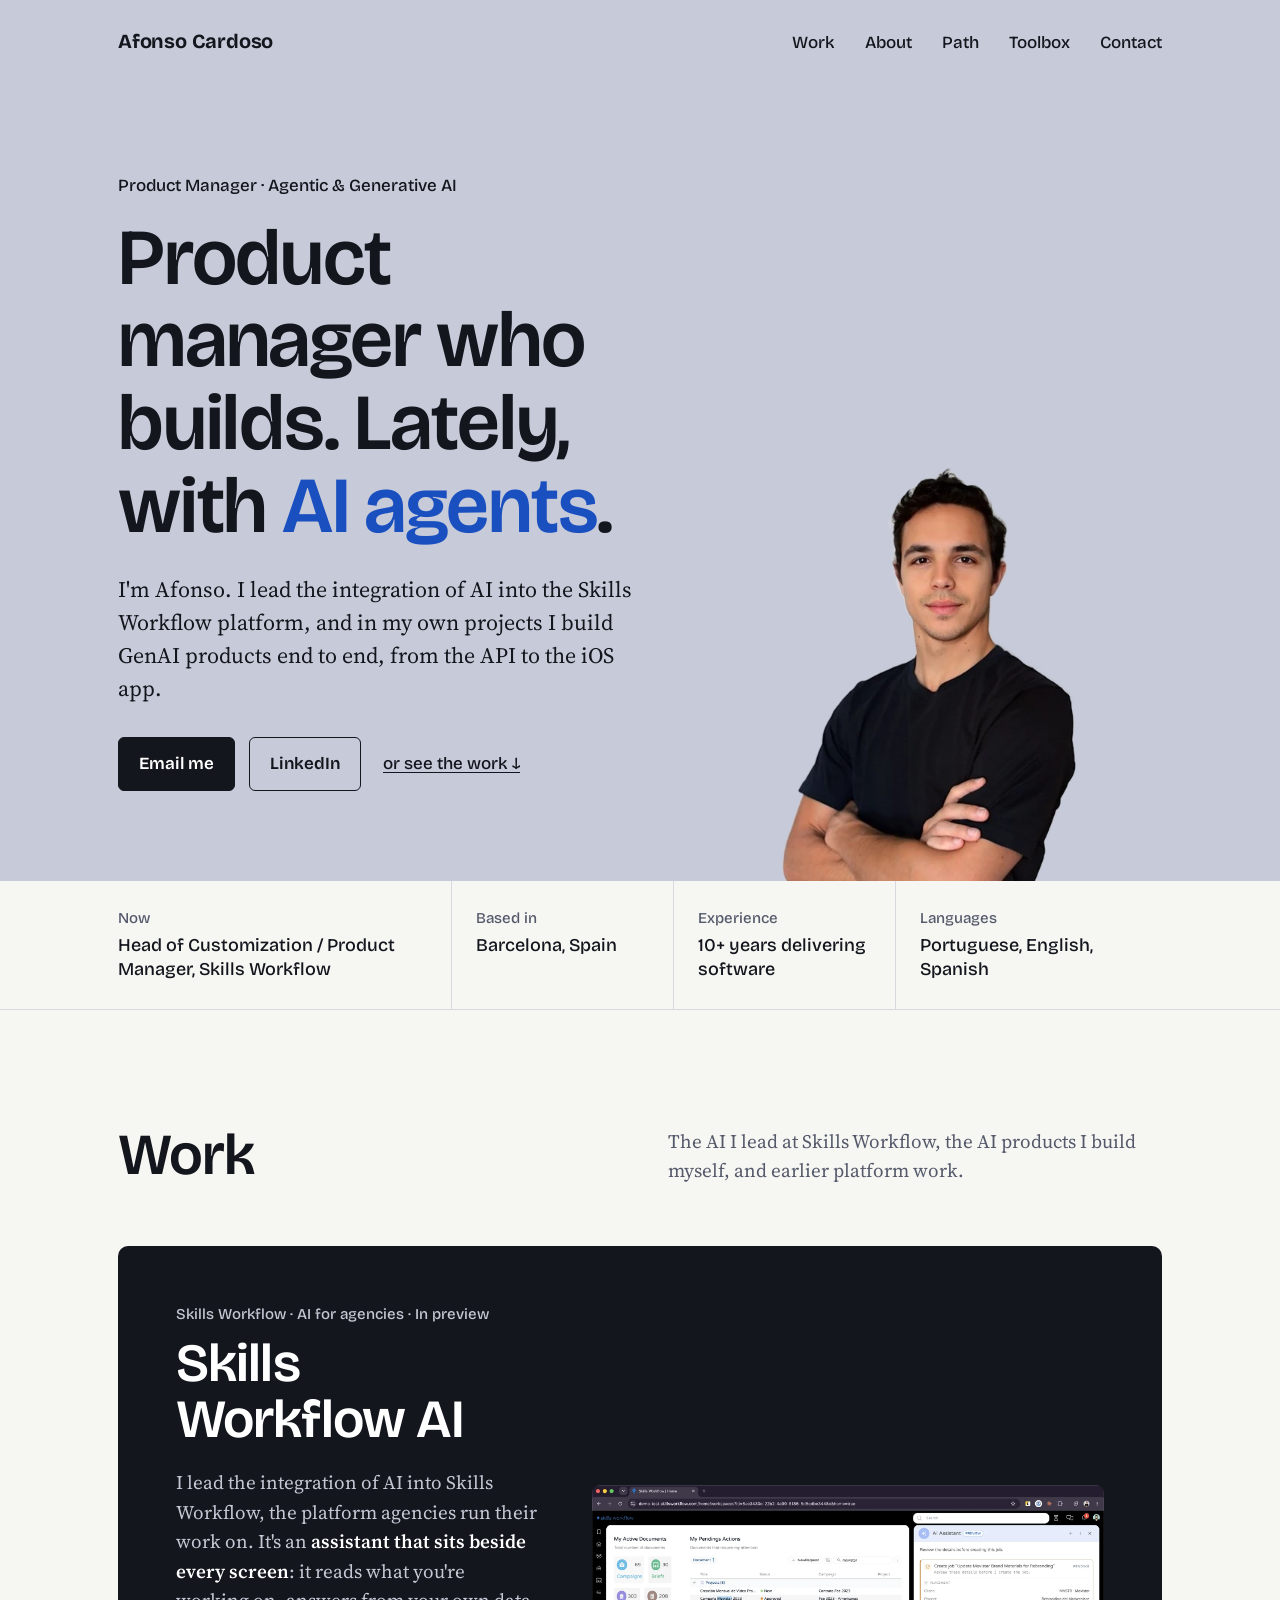
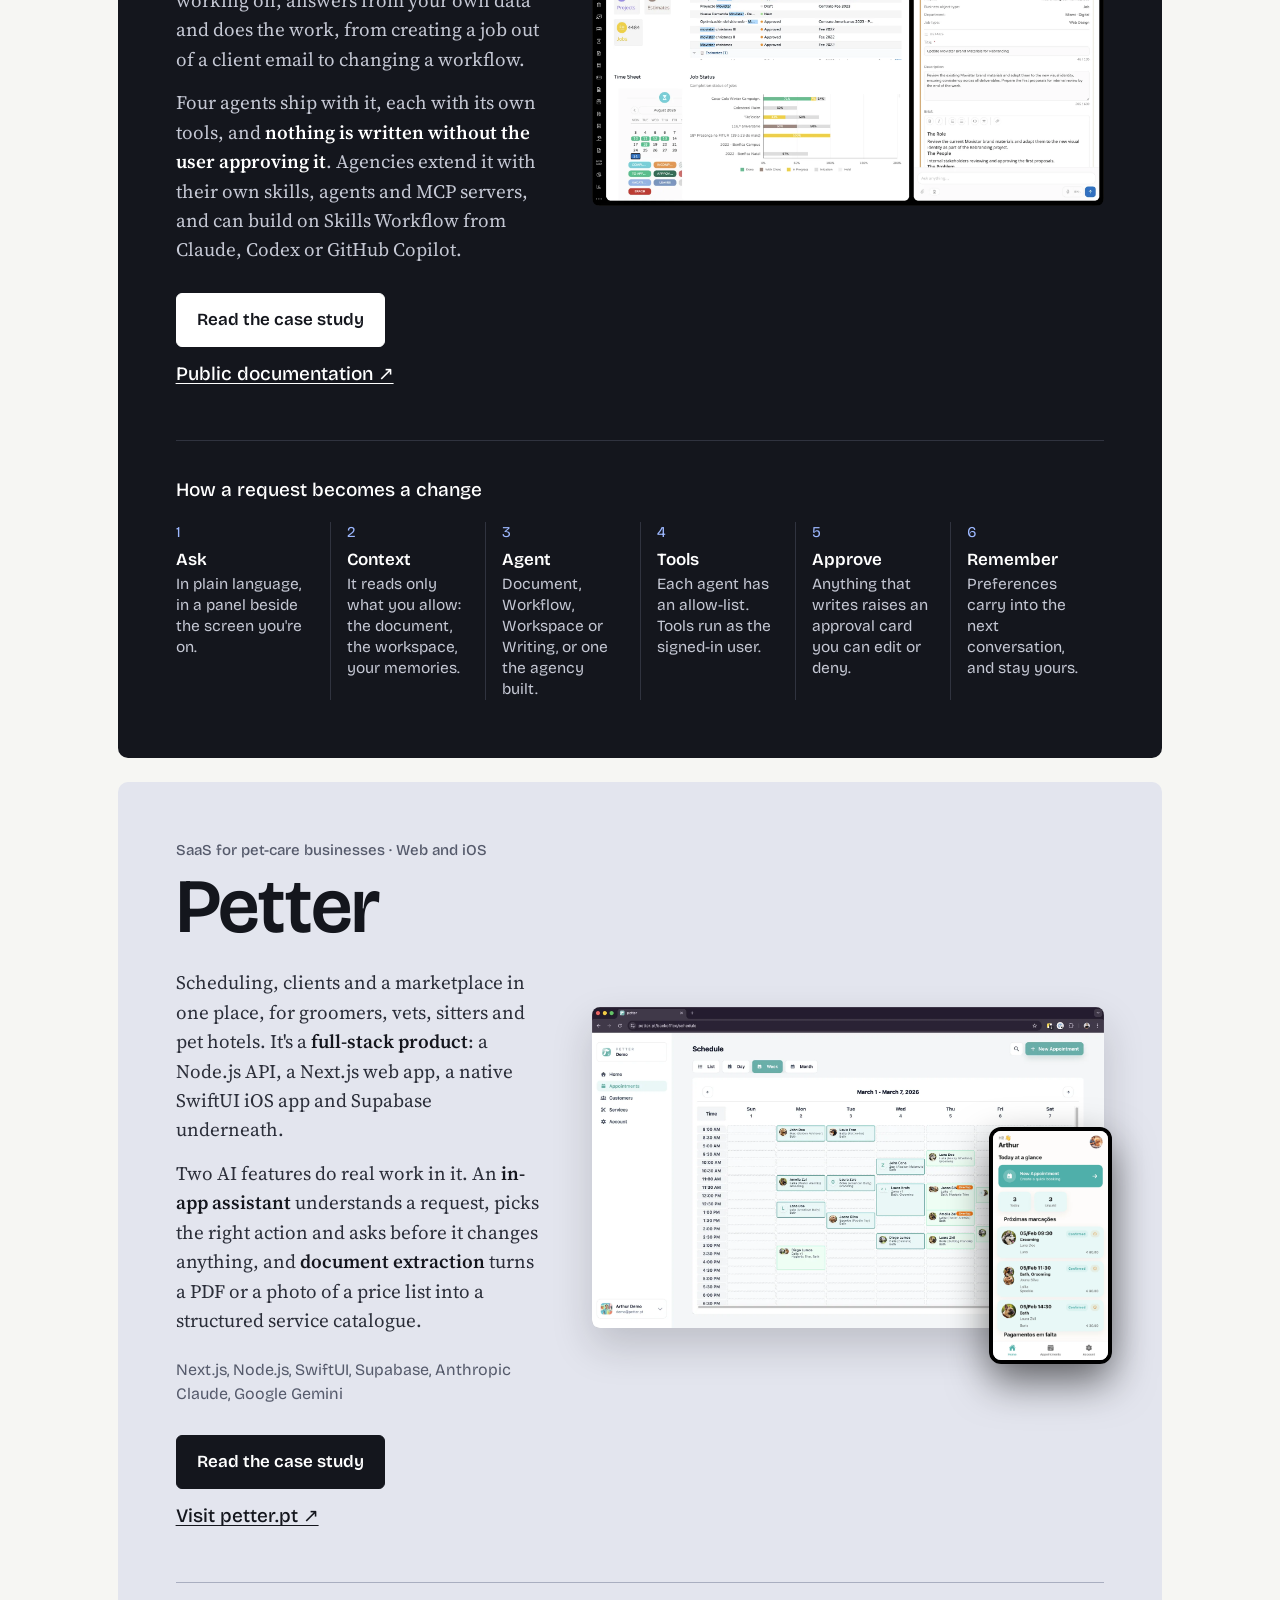
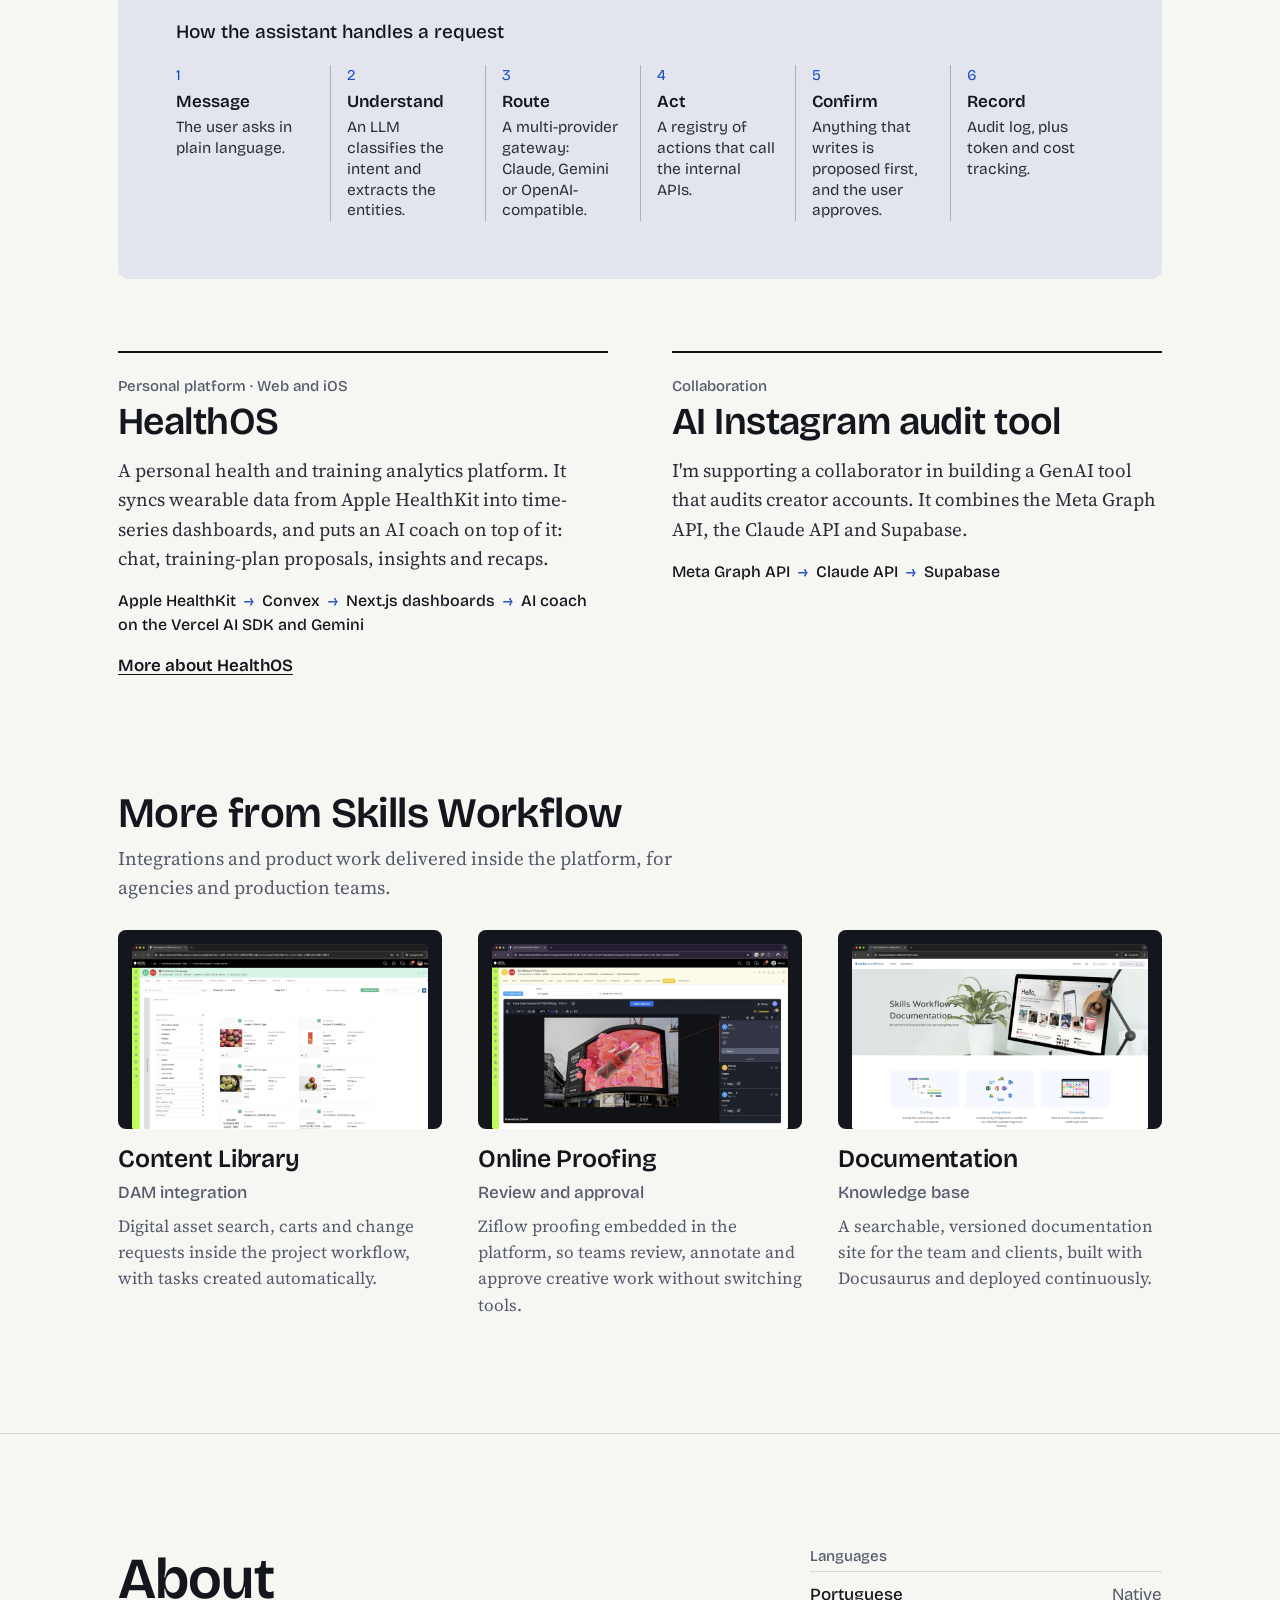
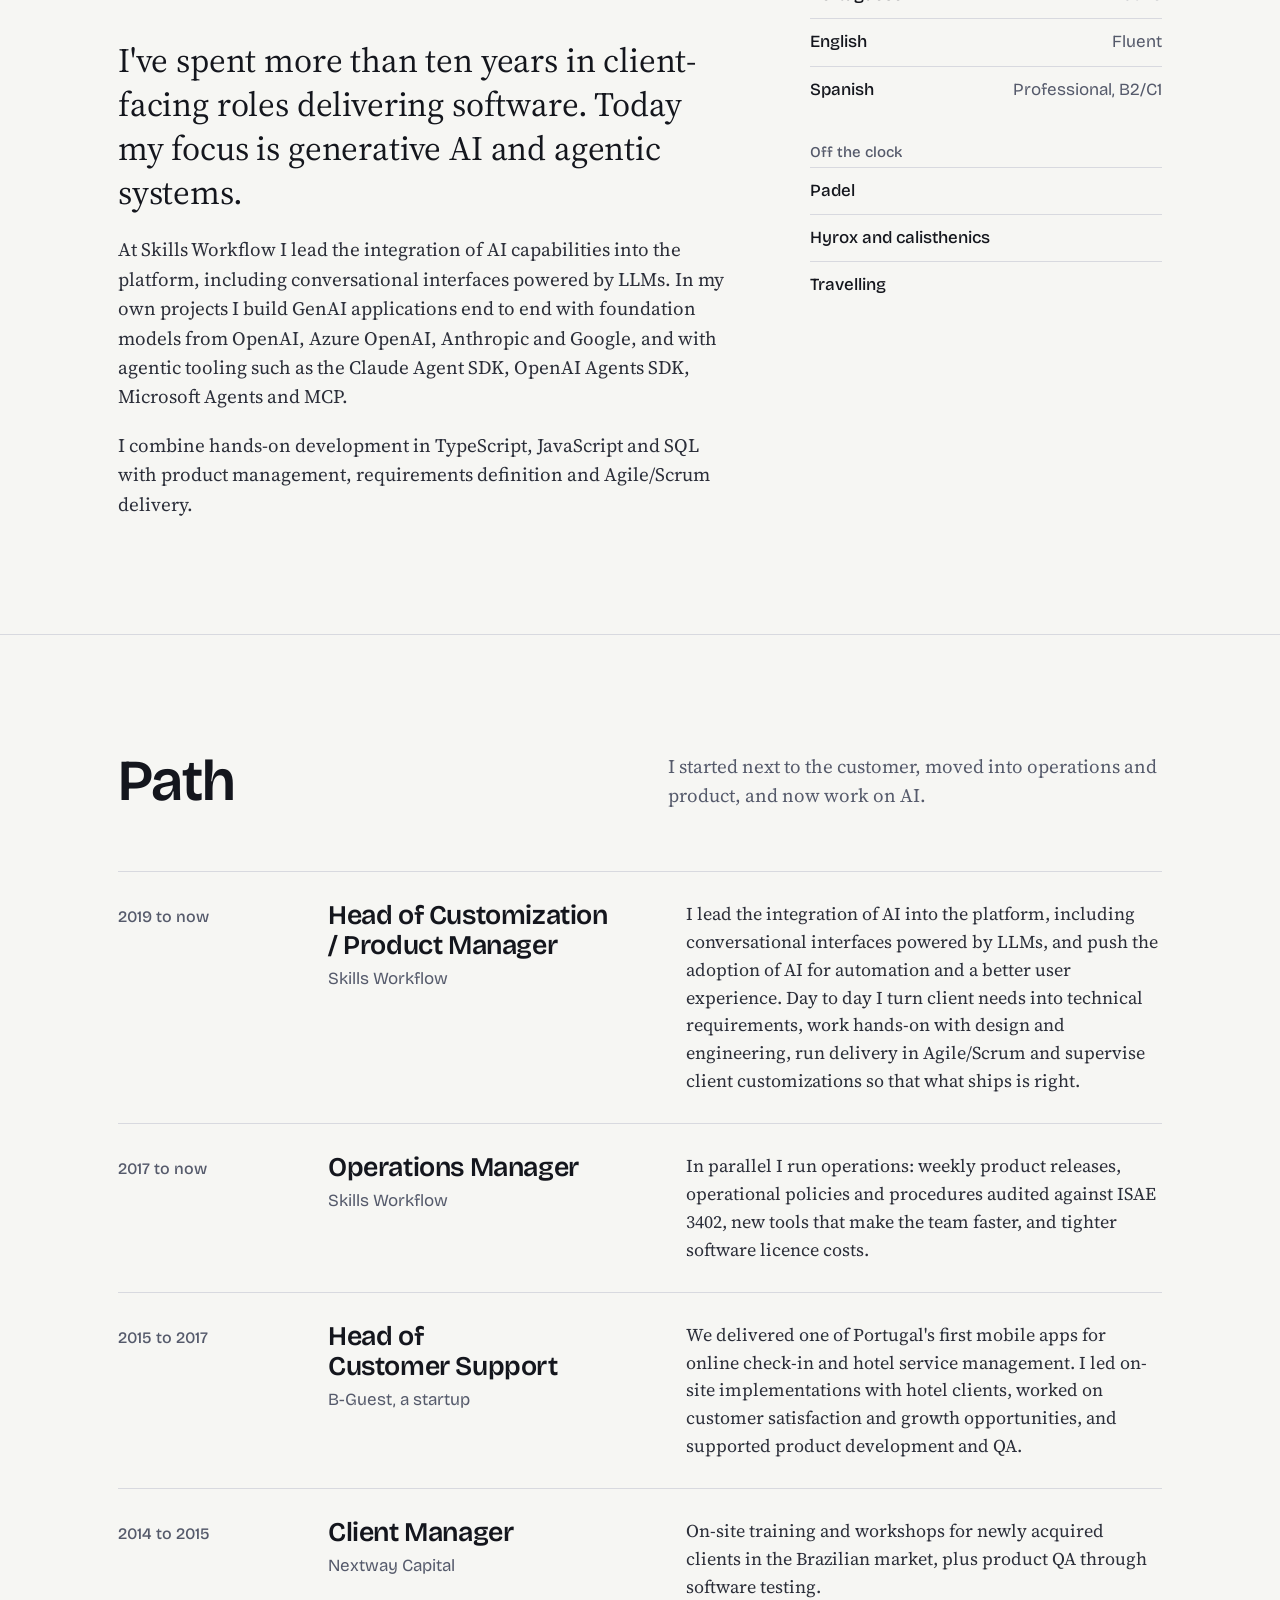
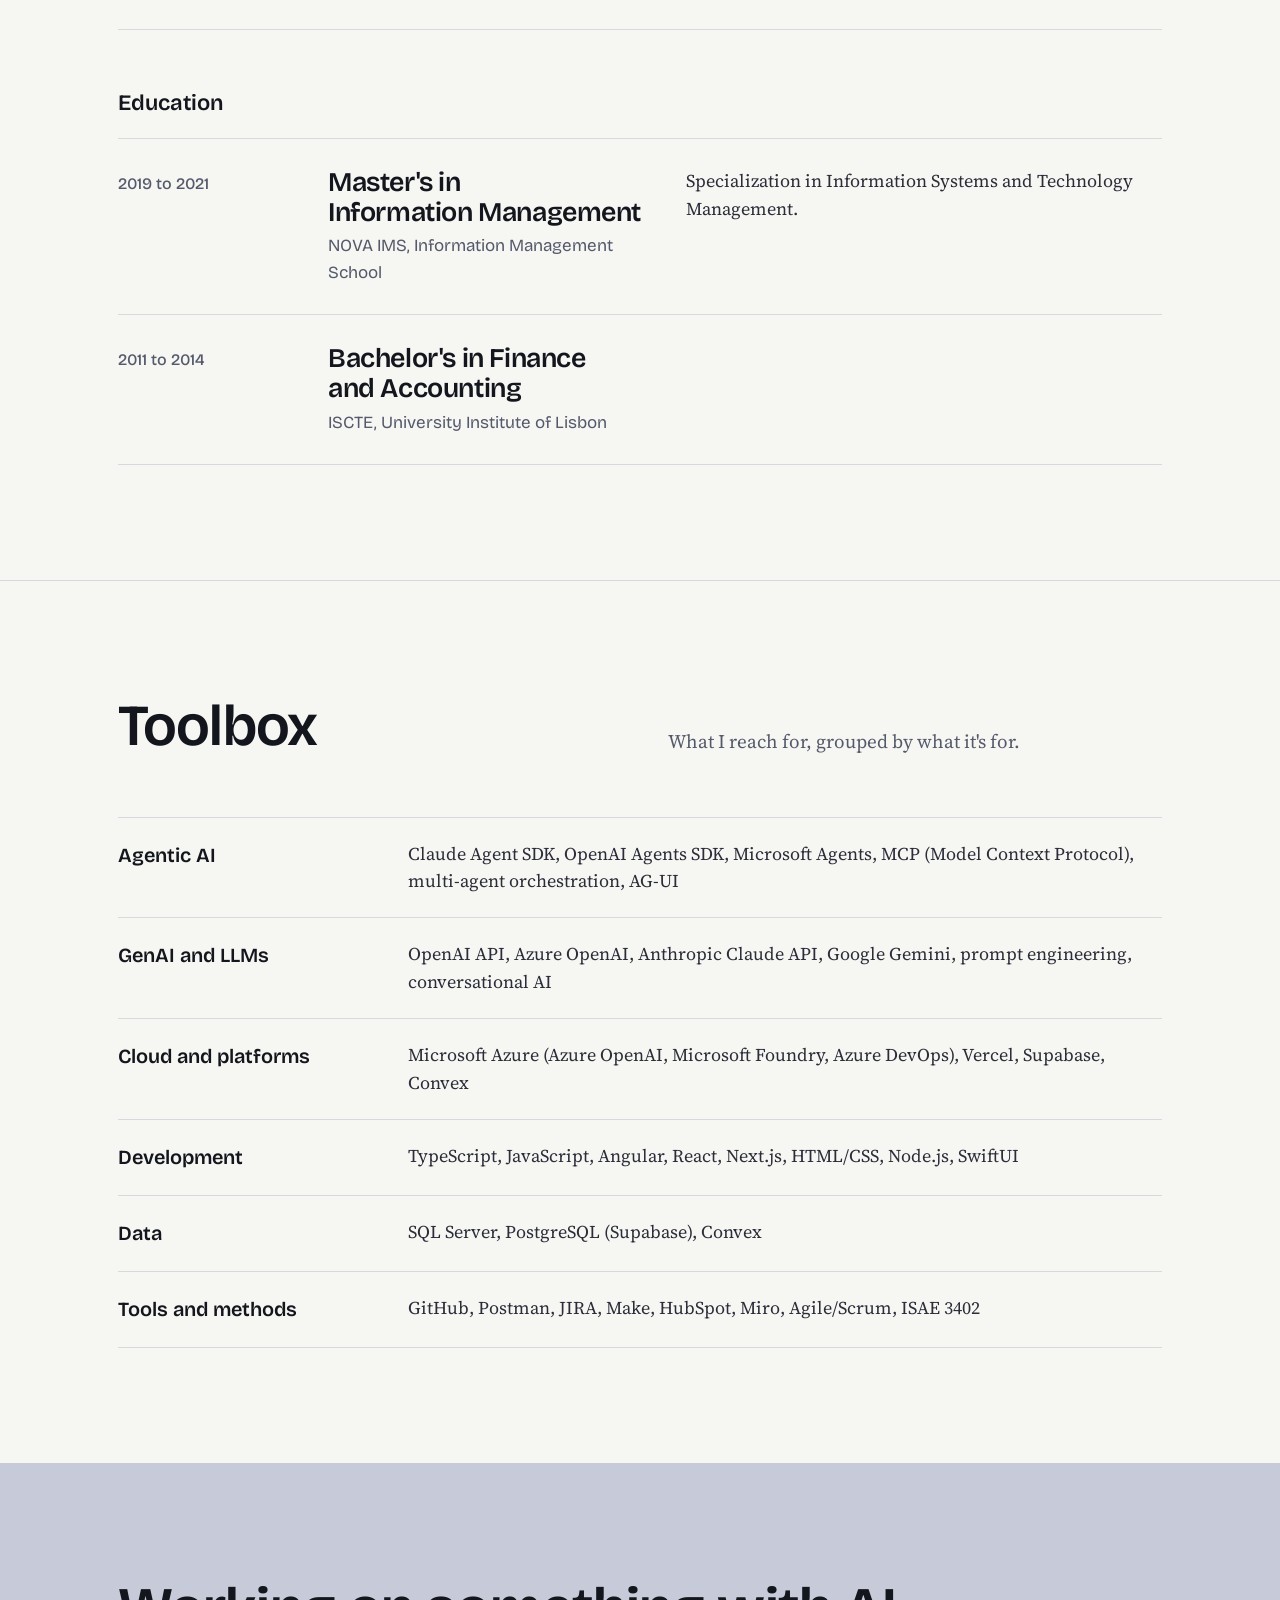
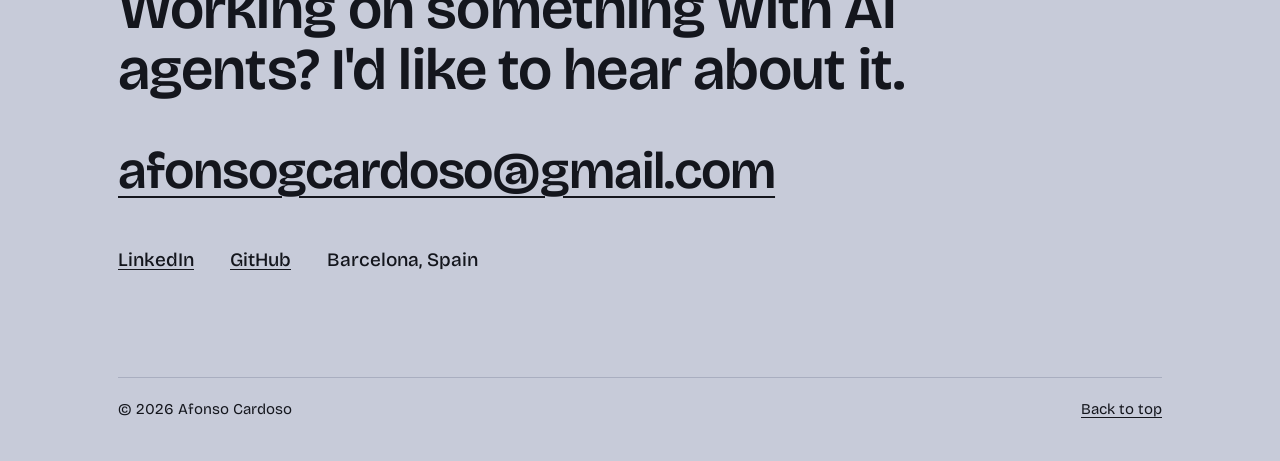
<file: index.html>
<!DOCTYPE html>
<html lang="en">
<head>
  <meta charset="utf-8">
  <meta name="viewport" content="width=device-width, initial-scale=1">
  <title>Afonso Cardoso · Product Manager, Agentic &amp; Generative AI</title>
  <meta name="description" content="Afonso Cardoso is a product manager in Barcelona who builds agentic and generative AI products end to end. Selected work: Skills Workflow AI, Petter and HealthOS.">
  <meta name="author" content="Afonso Cardoso">
  <link rel="canonical" href="https://afonsogcardoso.com/">

  <meta property="og:type" content="website">
  <meta property="og:url" content="https://afonsogcardoso.com/">
  <meta property="og:title" content="Afonso Cardoso · Product Manager, Agentic &amp; Generative AI">
  <meta property="og:description" content="Product manager who builds. Agentic and generative AI products, shipped end to end.">
  <meta property="og:image" content="https://afonsogcardoso.com/assets/img/og.png">
  <meta property="og:image:width" content="1200">
  <meta property="og:image:height" content="630">
  <meta property="og:site_name" content="Afonso Cardoso">
  <meta name="twitter:card" content="summary_large_image">

  <meta name="theme-color" content="#c7cbd9">
  <link rel="icon" href="assets/img/favicon.svg" type="image/svg+xml">
  <link rel="icon" href="assets/img/favicon.png" type="image/png" sizes="32x32">
  <link rel="apple-touch-icon" href="assets/img/apple-touch-icon.png">

  <link rel="preconnect" href="https://fonts.googleapis.com">
  <link rel="preconnect" href="https://fonts.gstatic.com" crossorigin>
  <link href="https://fonts.googleapis.com/css2?family=Bricolage+Grotesque:opsz,wght@12..96,400..700&family=Source+Serif+4:opsz,wght@8..60,400;8..60,600&display=swap" rel="stylesheet">
  <link href="assets/css/style.css?v=3" rel="stylesheet">

  <script type="application/ld+json">
  {
    "@context": "https://schema.org",
    "@type": "Person",
    "name": "Afonso Cardoso",
    "jobTitle": "Product Manager, Agentic & Generative AI",
    "url": "https://afonsogcardoso.com/",
    "image": "https://afonsogcardoso.com/assets/img/afonso-cardoso.jpg",
    "email": "mailto:afonsogcardoso@gmail.com",
    "address": { "@type": "PostalAddress", "addressLocality": "Barcelona", "addressCountry": "ES" },
    "worksFor": { "@type": "Organization", "name": "Skills Workflow" },
    "alumniOf": [
      { "@type": "CollegeOrUniversity", "name": "NOVA IMS - Information Management School" },
      { "@type": "CollegeOrUniversity", "name": "ISCTE - University Institute of Lisbon" }
    ],
    "knowsLanguage": ["pt", "en", "es"],
    "sameAs": ["https://www.linkedin.com/in/afonsogcardoso", "https://github.com/afonsogcardoso"]
  }
  </script>
</head>


<body>
  <a class="skip" href="#main">Skip to content</a>

  <div class="band">
    <header class="top">
      <div class="wrap">
        <a class="name" href="./">Afonso Cardoso</a>
        <nav aria-label="Main">
          <a href="#work">Work</a>
          <a href="#about" class="opt">About</a>
          <a href="#path" class="opt">Path</a>
          <a href="#toolbox" class="opt">Toolbox</a>
          <a href="#contact">Contact</a>
        </nav>
      </div>
    </header>

    <section class="hero">
      <div class="wrap">
        <div class="hero-text">
          <p class="label">Product Manager · Agentic &amp; Generative AI</p>
          <h1>Product manager who builds. Lately, with <span>AI&nbsp;agents</span>.</h1>
          <p class="intro">
            I'm Afonso. I lead the integration of AI into the Skills Workflow platform, and in my own
            projects I build GenAI products end to end, from the API to the iOS app.
          </p>
          <div class="actions">
            <a class="btn solid" href="mailto:afonsogcardoso@gmail.com">Email me</a>
            <a class="btn" href="https://www.linkedin.com/in/afonsogcardoso" target="_blank" rel="noopener">LinkedIn</a>
            <a class="more" href="#work">or see the work ↓</a>
          </div>
        </div>
        <figure>
          <img src="assets/img/afonso-cardoso.webp" alt="Afonso Cardoso" width="600" height="600" fetchpriority="high">
        </figure>
      </div>
    </section>
  </div>

  <main id="main">

    <div class="glance">
      <div class="wrap">
        <dl>
          <div><dt>Now</dt><dd>Head of Customization / Product Manager, Skills Workflow</dd></div>
          <div><dt>Based in</dt><dd>Barcelona, Spain</dd></div>
          <div><dt>Experience</dt><dd>10+ years delivering software</dd></div>
          <div><dt>Languages</dt><dd>Portuguese, English, Spanish</dd></div>
        </dl>
      </div>
    </div>

    <!-- ===== Work ===== -->
    <section class="section" id="work">
      <div class="wrap">
        <div class="section-intro">
          <h2>Work</h2>
          <p>The AI I lead at Skills Workflow, the AI products I build myself, and earlier platform work.</p>
        </div>

        <article class="feature">
          <div class="feature-top">
            <div>
              <p class="label">Skills Workflow · AI for agencies · In preview</p>
              <h3 class="long">Skills Workflow AI</h3>
              <p>
                I lead the integration of AI into Skills Workflow, the platform agencies run their work on.
                It's an <strong>assistant that sits beside every screen</strong>: it reads what you're working on,
                answers from your own data and does the work, from creating a job out of a client email to
                changing a workflow.
              </p>
              <p>
                Four agents ship with it, each with its own tools, and <strong>nothing is written without
                the user approving it</strong>. Agencies extend it with their own skills, agents and MCP servers,
                and can build on Skills Workflow from Claude, Codex or GitHub Copilot.
              </p>
              <div class="actions">
                <a class="btn" href="project.html?id=skills-workflow-ai">Read the case study</a>
                <a href="https://documentation.skillsworkflow.com/docs/ai/agents" target="_blank" rel="noopener">Public documentation ↗</a>
              </div>
            </div>
            <img class="solo" src="assets/img/work/sw-ai-assistant.webp" alt="The Skills Workflow AI Assistant panel asking the user to approve a job before creating it" width="1800" height="1129" loading="lazy">
          </div>

          <div class="how">
            <p>How a request becomes a change</p>
            <ol class="steps">
              <li><b>Ask</b>In plain language, in a panel beside the screen you're on.</li>
              <li><b>Context</b>It reads only what you allow: the document, the workspace, your memories.</li>
              <li><b>Agent</b>Document, Workflow, Workspace or Writing, or one the agency built.</li>
              <li><b>Tools</b>Each agent has an allow-list. Tools run as the signed-in user.</li>
              <li><b>Approve</b>Anything that writes raises an approval card you can edit or deny.</li>
              <li><b>Remember</b>Preferences carry into the next conversation, and stay yours.</li>
            </ol>
          </div>
        </article>

        <article class="feature light">
          <div class="feature-top">
            <div>
              <p class="label">SaaS for pet-care businesses · Web and iOS</p>
              <h3>Petter</h3>
              <p>
                Scheduling, clients and a marketplace in one place, for groomers, vets, sitters and pet hotels.
                It's a <strong>full-stack product</strong>: a Node.js API, a Next.js web app, a native SwiftUI
                iOS app and Supabase underneath.
              </p>
              <p>
                Two AI features do real work in it. An <strong>in-app assistant</strong> understands a request,
                picks the right action and asks before it changes anything, and <strong>document extraction</strong>
                turns a PDF or a photo of a price list into a structured service catalogue.
              </p>
              <p class="stack">Next.js, Node.js, SwiftUI, Supabase, Anthropic Claude, Google Gemini</p>
              <div class="actions">
                <a class="btn" href="project.html?id=petter">Read the case study</a>
                <a href="https://petter.pt" target="_blank" rel="noopener">Visit petter.pt ↗</a>
              </div>
            </div>
            <div class="shots">
              <img class="web" src="assets/img/work/petter-webapp.webp" alt="Petter web app showing the weekly appointment schedule" width="1800" height="1129" loading="lazy">
              <img class="phone" src="assets/img/work/petter-ios-home.webp" alt="Petter iOS app home screen" width="720" height="1431" loading="lazy">
            </div>
          </div>

          <div class="how">
            <p>How the assistant handles a request</p>
            <ol class="steps">
              <li><b>Message</b>The user asks in plain language.</li>
              <li><b>Understand</b>An LLM classifies the intent and extracts the entities.</li>
              <li><b>Route</b>A multi-provider gateway: Claude, Gemini or OpenAI-compatible.</li>
              <li><b>Act</b>A registry of actions that call the internal APIs.</li>
              <li><b>Confirm</b>Anything that writes is proposed first, and the user approves.</li>
              <li><b>Record</b>Audit log, plus token and cost tracking.</li>
            </ol>
          </div>
        </article>

        <div class="pair">
          <article>
            <p class="label">Personal platform · Web and iOS</p>
            <h3><a href="project.html?id=healthos">HealthOS</a></h3>
            <p>
              A personal health and training analytics platform. It syncs wearable data from Apple
              HealthKit into time-series dashboards, and puts an AI coach on top of it: chat, training-plan
              proposals, insights and recaps.
            </p>
            <p class="chain">Apple HealthKit <i>→</i> Convex <i>→</i> Next.js dashboards <i>→</i> AI coach on the Vercel AI SDK and Gemini</p>
            <a class="read" href="project.html?id=healthos">More about HealthOS</a>
          </article>

          <article>
            <p class="label">Collaboration</p>
            <h3>AI Instagram audit tool</h3>
            <p>
              I'm supporting a collaborator in building a GenAI tool that audits creator accounts.
              It combines the Meta Graph API, the Claude API and Supabase.
            </p>
            <p class="chain">Meta Graph API <i>→</i> Claude API <i>→</i> Supabase</p>
          </article>
        </div>

        <div class="sub">
          <h3>More from Skills Workflow</h3>
          <p>Integrations and product work delivered inside the platform, for agencies and production teams.</p>
        </div>

        <div class="trio">
          <a href="project.html?id=content-library">
            <div class="frame"><img src="assets/img/work/content-library.webp" alt="Content Library asset search inside Skills Workflow" width="1800" height="1105" loading="lazy"></div>
            <h4>Content Library</h4>
            <p class="label">DAM integration</p>
            <p>Digital asset search, carts and change requests inside the project workflow, with tasks created automatically.</p>
          </a>
          <a href="project.html?id=online-proofing">
            <div class="frame"><img src="assets/img/work/online-proofing.webp" alt="Online proofing viewer embedded in Skills Workflow" width="1800" height="1124" loading="lazy"></div>
            <h4>Online Proofing</h4>
            <p class="label">Review and approval</p>
            <p>Ziflow proofing embedded in the platform, so teams review, annotate and approve creative work without switching tools.</p>
          </a>
          <a href="project.html?id=documentation">
            <div class="frame"><img src="assets/img/work/documentation.webp" alt="Skills Workflow documentation website" width="1800" height="1124" loading="lazy"></div>
            <h4>Documentation</h4>
            <p class="label">Knowledge base</p>
            <p>A searchable, versioned documentation site for the team and clients, built with Docusaurus and deployed continuously.</p>
          </a>
        </div>
      </div>
    </section>

    <!-- ===== About ===== -->
    <section class="section rule" id="about">
      <div class="wrap">
        <div class="about">
          <div>
            <h2 style="margin-bottom:28px">About</h2>
            <p class="big">
              I've spent more than ten years in client-facing roles delivering software. Today my focus is
              generative AI and agentic systems.
            </p>
            <p>
              At Skills Workflow I lead the integration of AI capabilities into the platform, including
              conversational interfaces powered by LLMs. In my own projects I build GenAI applications end to end
              with foundation models from OpenAI, Azure OpenAI, Anthropic and Google, and with agentic tooling
              such as the Claude Agent SDK, OpenAI Agents SDK, Microsoft Agents and MCP.
            </p>
            <p>
              I combine hands-on development in TypeScript, JavaScript and SQL with product management,
              requirements definition and Agile/Scrum delivery.
            </p>
          </div>
          <aside>
            <h3>Languages</h3>
            <ul>
              <li>Portuguese <span>Native</span></li>
              <li>English <span>Fluent</span></li>
              <li>Spanish <span>Professional, B2/C1</span></li>
            </ul>
            <h3>Off the clock</h3>
            <ul>
              <li>Padel</li>
              <li>Hyrox and calisthenics</li>
              <li>Travelling</li>
            </ul>
          </aside>
        </div>
      </div>
    </section>

    <!-- ===== Path ===== -->
    <section class="section rule" id="path">
      <div class="wrap">
        <div class="section-intro">
          <h2>Path</h2>
          <p>I started next to the customer, moved into operations and product, and now work on AI.</p>
        </div>

        <ol class="rows">
          <li>
            <p class="when">2019 to now</p>
            <div>
              <h3>Head of Customization / Product Manager</h3>
              <p class="where">Skills Workflow</p>
            </div>
            <p class="what">
              I lead the integration of AI into the platform, including conversational interfaces powered by LLMs,
              and push the adoption of AI for automation and a better user experience. Day to day I turn client needs
              into technical requirements, work hands-on with design and engineering, run delivery in Agile/Scrum
              and supervise client customizations so that what ships is right.
            </p>
          </li>
          <li>
            <p class="when">2017 to now</p>
            <div>
              <h3>Operations Manager</h3>
              <p class="where">Skills Workflow</p>
            </div>
            <p class="what">
              In parallel I run operations: weekly product releases, operational policies and procedures audited
              against ISAE 3402, new tools that make the team faster, and tighter software licence costs.
            </p>
          </li>
          <li>
            <p class="when">2015 to 2017</p>
            <div>
              <h3>Head of Customer Support</h3>
              <p class="where">B-Guest, a startup</p>
            </div>
            <p class="what">
              We delivered one of Portugal's first mobile apps for online check-in and hotel service management.
              I led on-site implementations with hotel clients, worked on customer satisfaction and growth
              opportunities, and supported product development and QA.
            </p>
          </li>
          <li>
            <p class="when">2014 to 2015</p>
            <div>
              <h3>Client Manager</h3>
              <p class="where">Nextway Capital</p>
            </div>
            <p class="what">
              On-site training and workshops for newly acquired clients in the Brazilian market, plus product QA
              through software testing.
            </p>
          </li>
        </ol>

        <p class="rows-title">Education</p>
        <ol class="rows">
          <li>
            <p class="when">2019 to 2021</p>
            <div>
              <h3>Master's in Information Management</h3>
              <p class="where">NOVA IMS, Information Management School</p>
            </div>
            <p class="what">Specialization in Information Systems and Technology Management.</p>
          </li>
          <li>
            <p class="when">2011 to 2014</p>
            <div>
              <h3>Bachelor's in Finance and Accounting</h3>
              <p class="where">ISCTE, University Institute of Lisbon</p>
            </div>
            <p class="what"></p>
          </li>
        </ol>
      </div>
    </section>

    <!-- ===== Toolbox ===== -->
    <section class="section rule" id="toolbox">
      <div class="wrap">
        <div class="section-intro">
          <h2>Toolbox</h2>
          <p>What I reach for, grouped by what it's for.</p>
        </div>
        <dl class="rows tools">
          <div><dt>Agentic AI</dt><dd>Claude Agent SDK, OpenAI Agents SDK, Microsoft Agents, MCP (Model Context Protocol), multi-agent orchestration, AG-UI</dd></div>
          <div><dt>GenAI and LLMs</dt><dd>OpenAI API, Azure OpenAI, Anthropic Claude API, Google Gemini, prompt engineering, conversational AI</dd></div>
          <div><dt>Cloud and platforms</dt><dd>Microsoft Azure (Azure OpenAI, Microsoft Foundry, Azure DevOps), Vercel, Supabase, Convex</dd></div>
          <div><dt>Development</dt><dd>TypeScript, JavaScript, Angular, React, Next.js, HTML/CSS, Node.js, SwiftUI</dd></div>
          <div><dt>Data</dt><dd>SQL Server, PostgreSQL (Supabase), Convex</dd></div>
          <div><dt>Tools and methods</dt><dd>GitHub, Postman, JIRA, Make, HubSpot, Miro, Agile/Scrum, ISAE 3402</dd></div>
        </dl>
      </div>
    </section>

  </main>

  <!-- ===== Contact ===== -->
  <footer class="band contact" id="contact">
    <div class="wrap">
      <h2>Working on something with AI agents? I'd like to hear about it.</h2>
      <a class="mail" href="mailto:afonsogcardoso@gmail.com">afonsogcardoso@gmail.com</a>
      <p class="else">
        <a href="https://www.linkedin.com/in/afonsogcardoso" target="_blank" rel="noopener">LinkedIn</a>
        <a href="https://github.com/afonsogcardoso" target="_blank" rel="noopener">GitHub</a>
        <span>Barcelona, Spain</span>
      </p>
      <div class="foot">
        <span>© 2026 Afonso Cardoso</span>
        <a href="#main">Back to top</a>
      </div>
    </div>
  </footer>
</body>
</html>
</file>
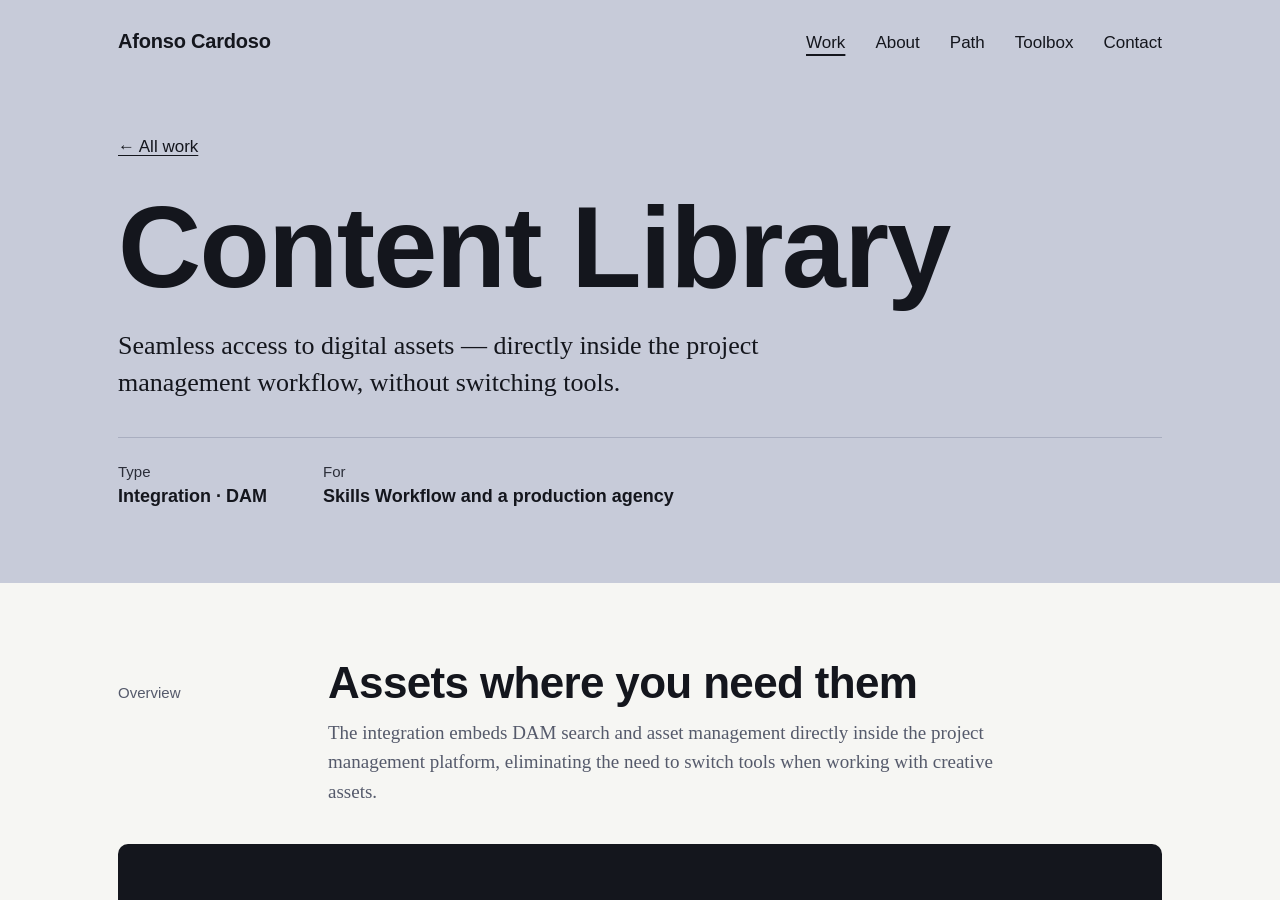
<file: content-library.html>
<!DOCTYPE html>
<html lang="en">
<head>
  <meta charset="utf-8">
  <title>Moved · Afonso Cardoso</title>
  <meta http-equiv="refresh" content="0; url=project.html?id=content-library">
  <link rel="canonical" href="https://afonsogcardoso.com/project.html?id=content-library">
  <meta name="robots" content="noindex">
</head>
<body>
  <p>This page has moved to <a href="project.html?id=content-library">project.html?id=content-library</a>.</p>
</body>
</html>
</file>
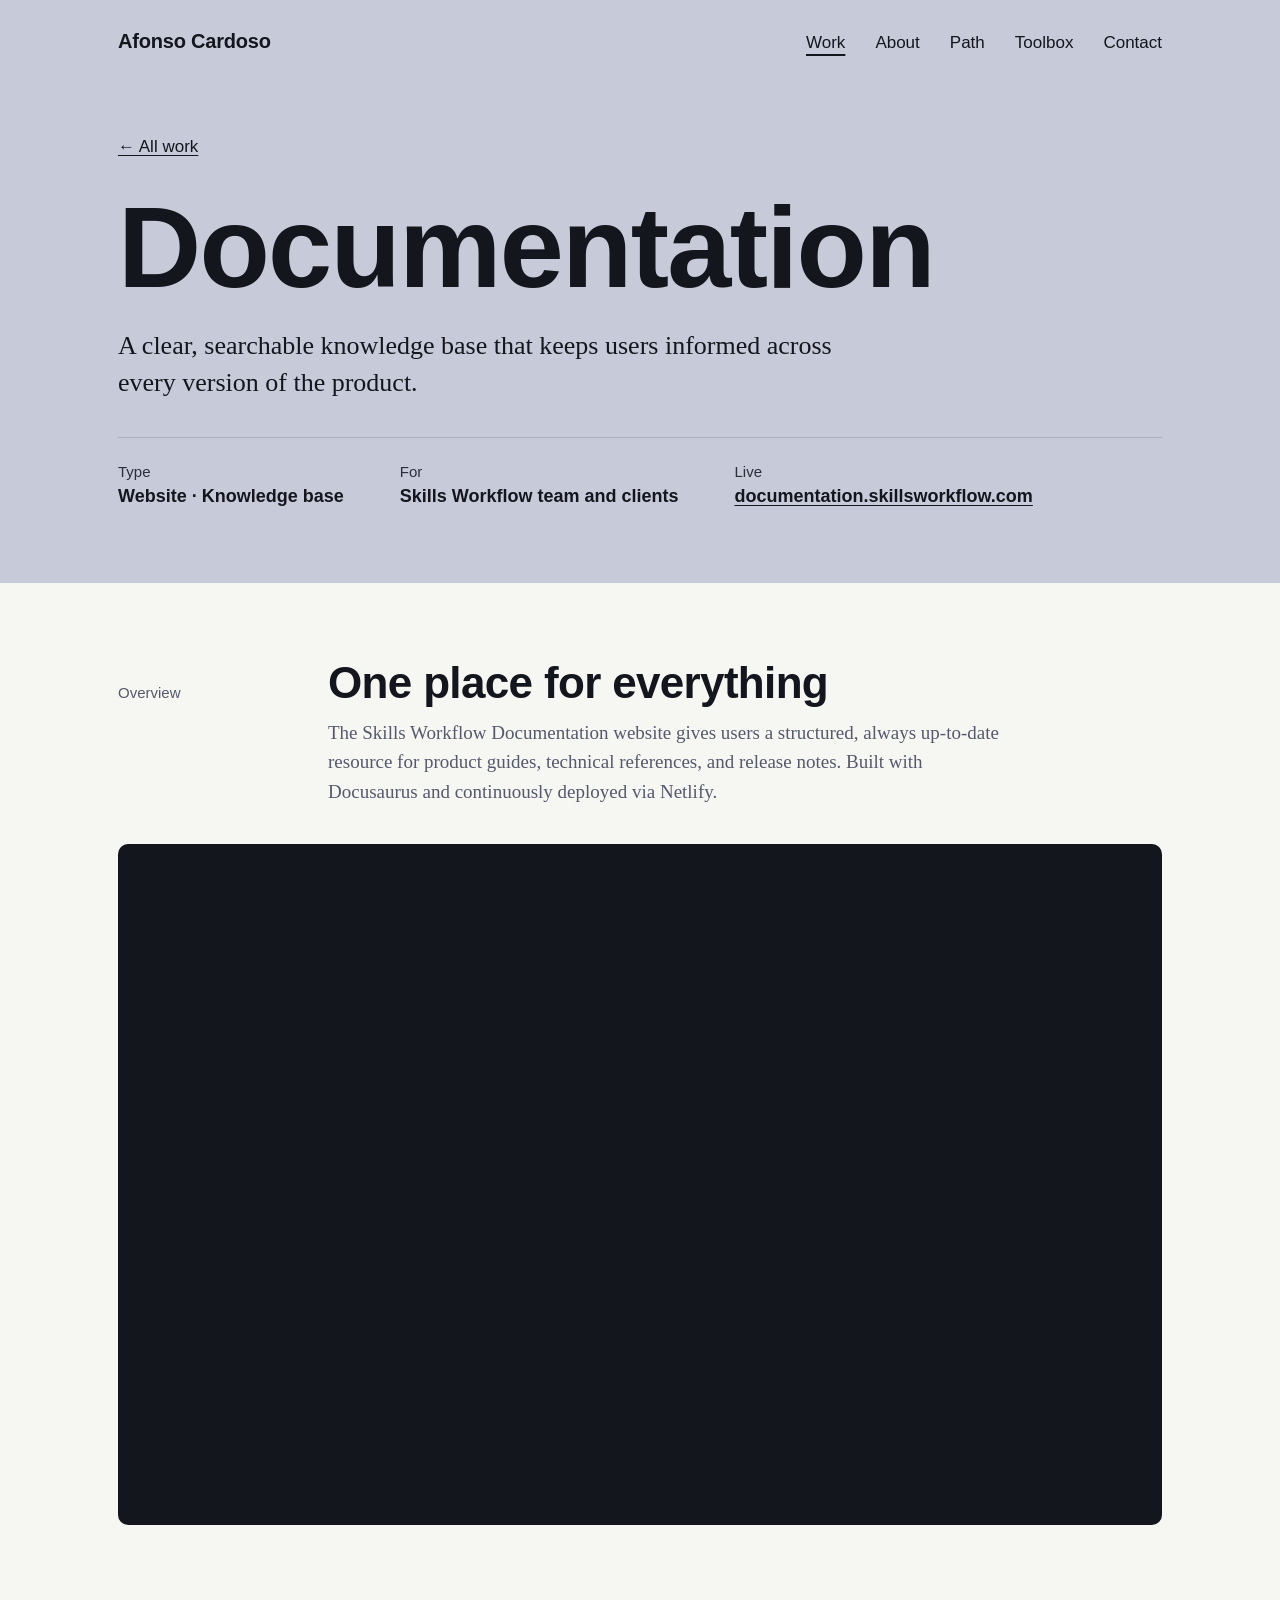
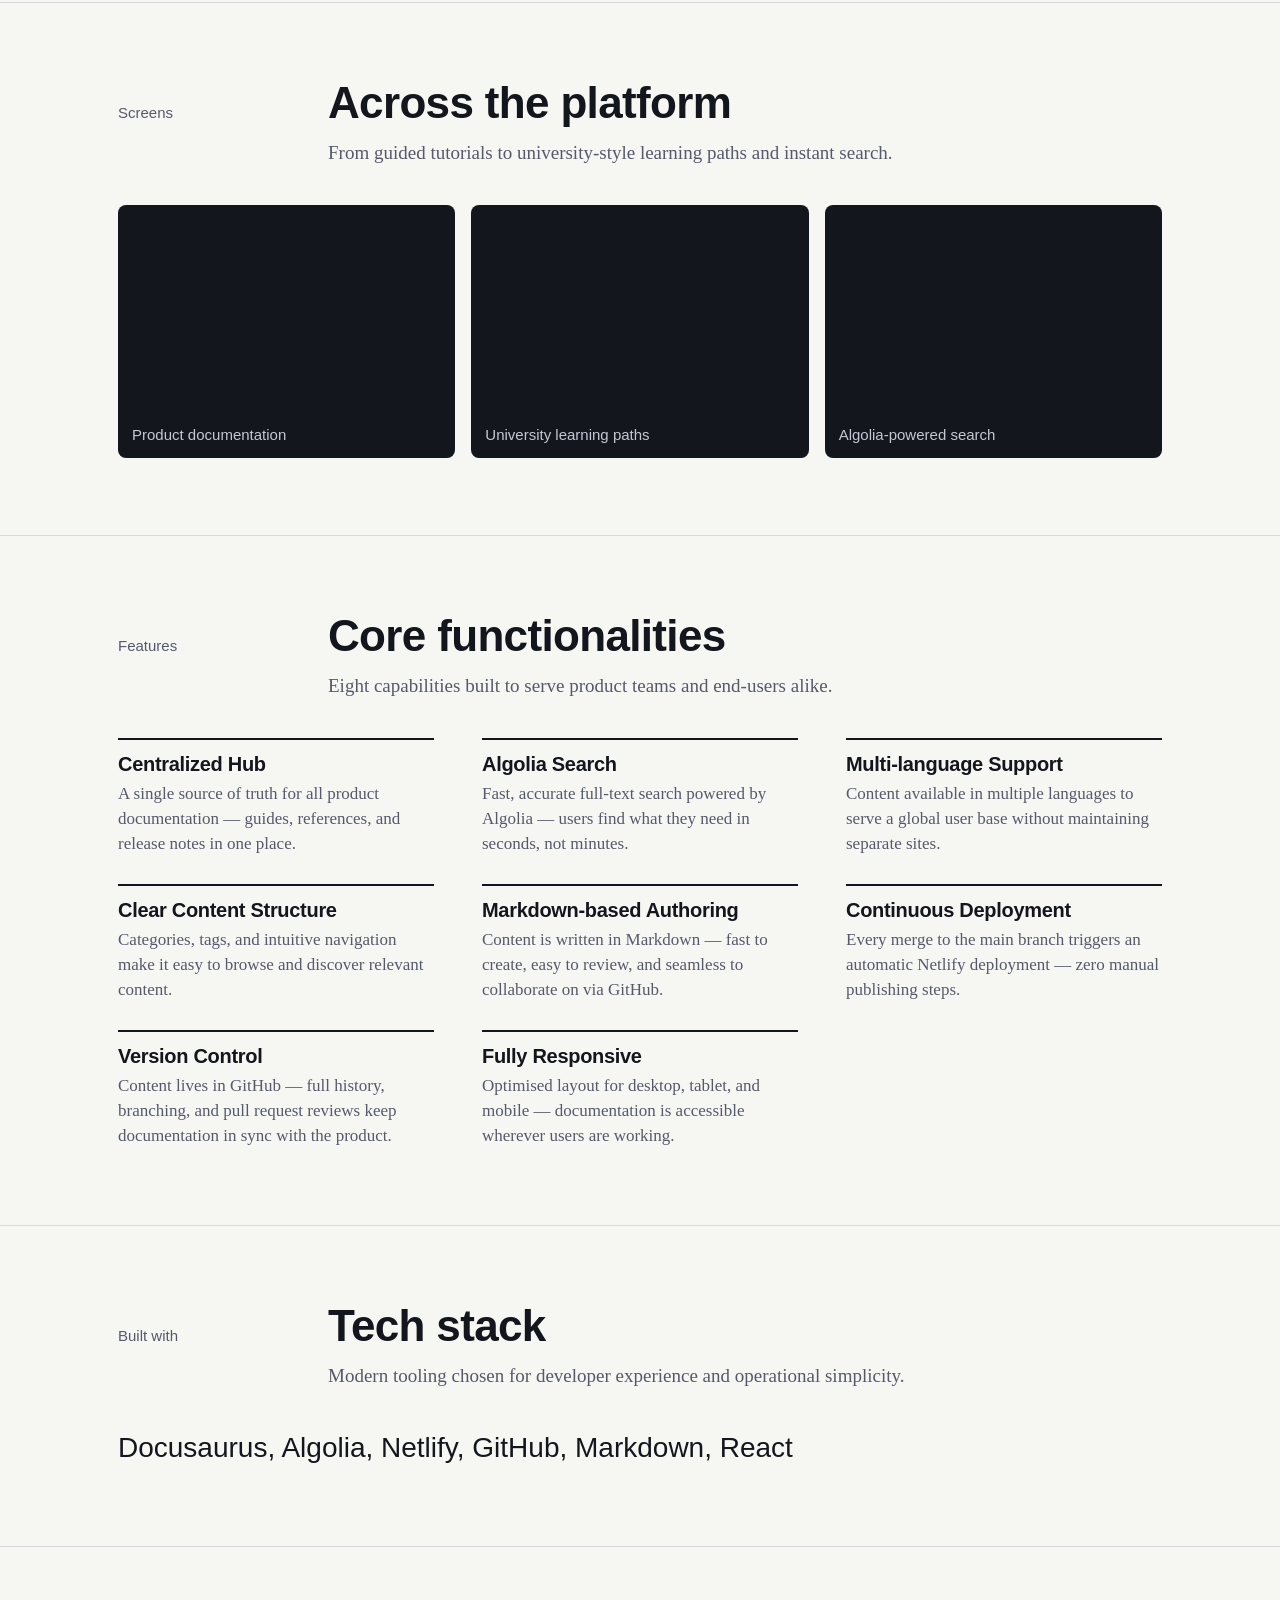
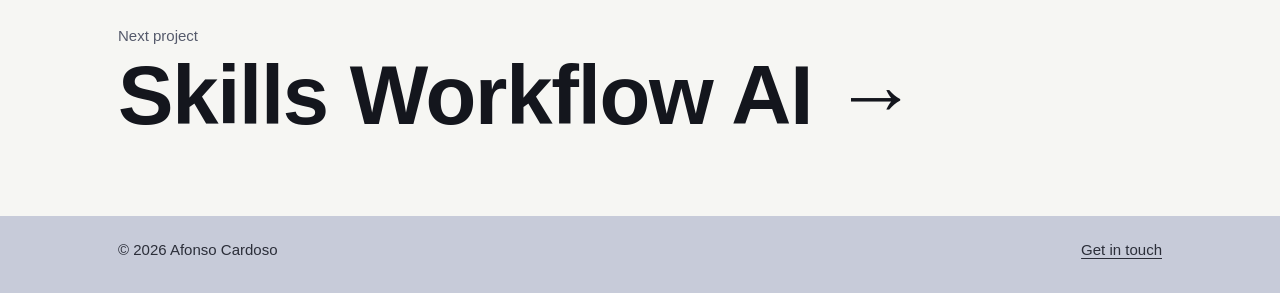
<file: documentation-portfolio-details.html>
<!DOCTYPE html>
<html lang="en">
<head>
  <meta charset="utf-8">
  <title>Moved · Afonso Cardoso</title>
  <meta http-equiv="refresh" content="0; url=project.html?id=documentation">
  <link rel="canonical" href="https://afonsogcardoso.com/project.html?id=documentation">
  <meta name="robots" content="noindex">
</head>
<body>
  <p>This page has moved to <a href="project.html?id=documentation">project.html?id=documentation</a>.</p>
</body>
</html>
</file>
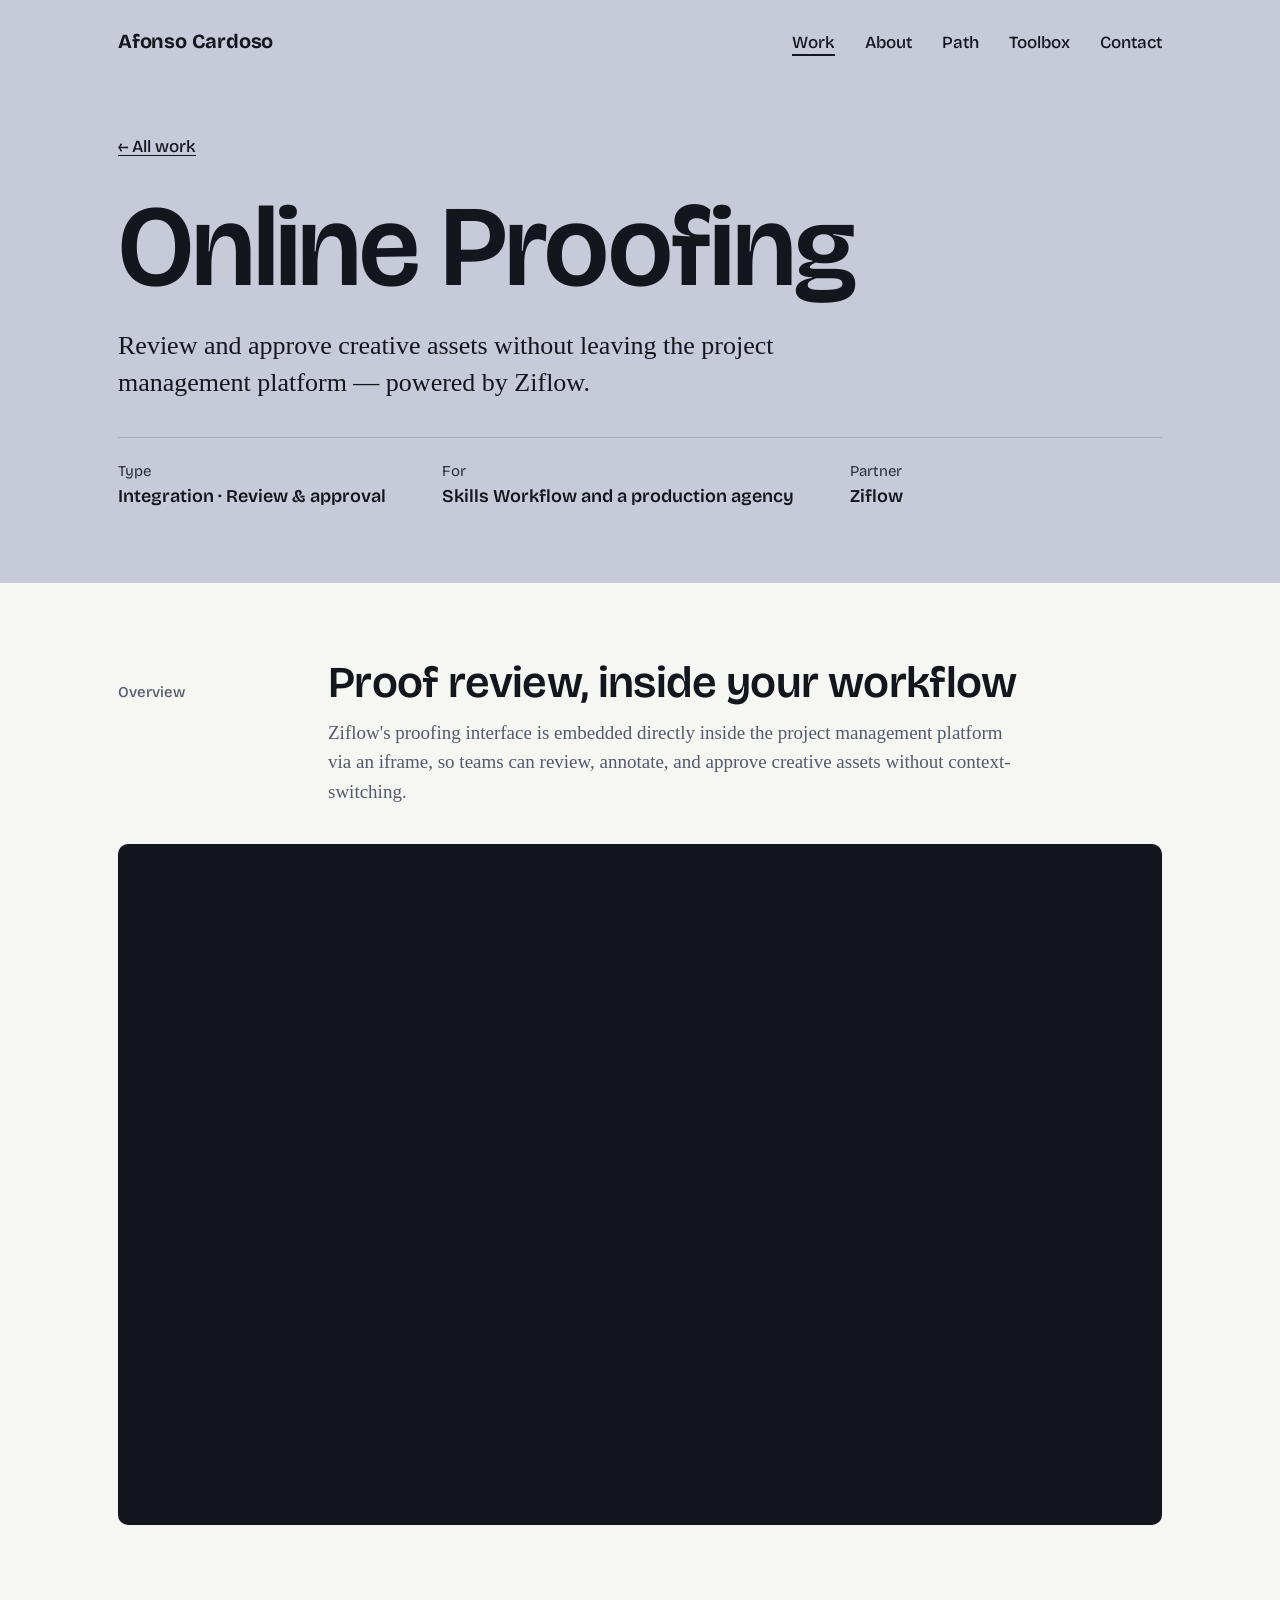
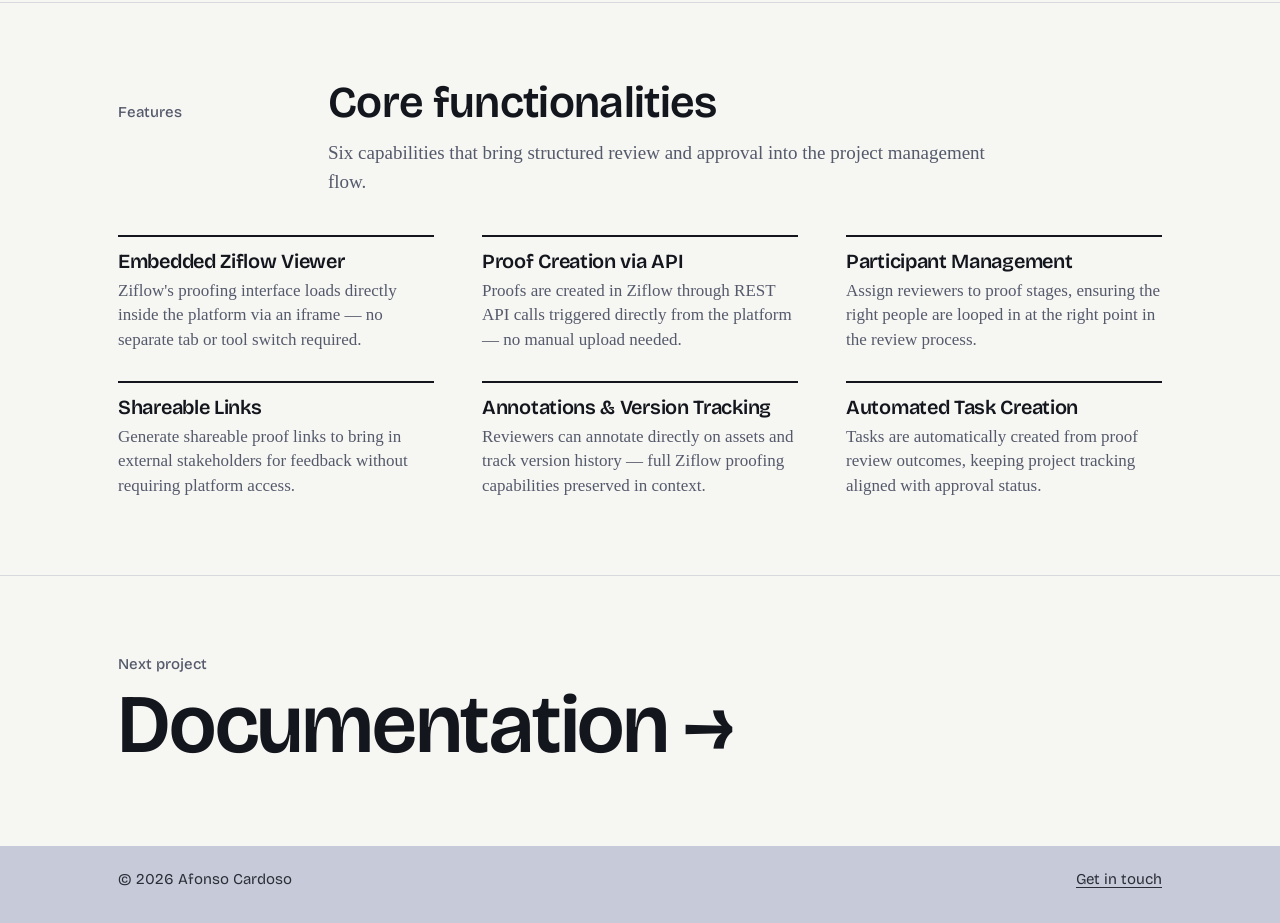
<file: online-proofing.html>
<!DOCTYPE html>
<html lang="en">
<head>
  <meta charset="utf-8">
  <title>Moved · Afonso Cardoso</title>
  <meta http-equiv="refresh" content="0; url=project.html?id=online-proofing">
  <link rel="canonical" href="https://afonsogcardoso.com/project.html?id=online-proofing">
  <meta name="robots" content="noindex">
</head>
<body>
  <p>This page has moved to <a href="project.html?id=online-proofing">project.html?id=online-proofing</a>.</p>
</body>
</html>
</file>
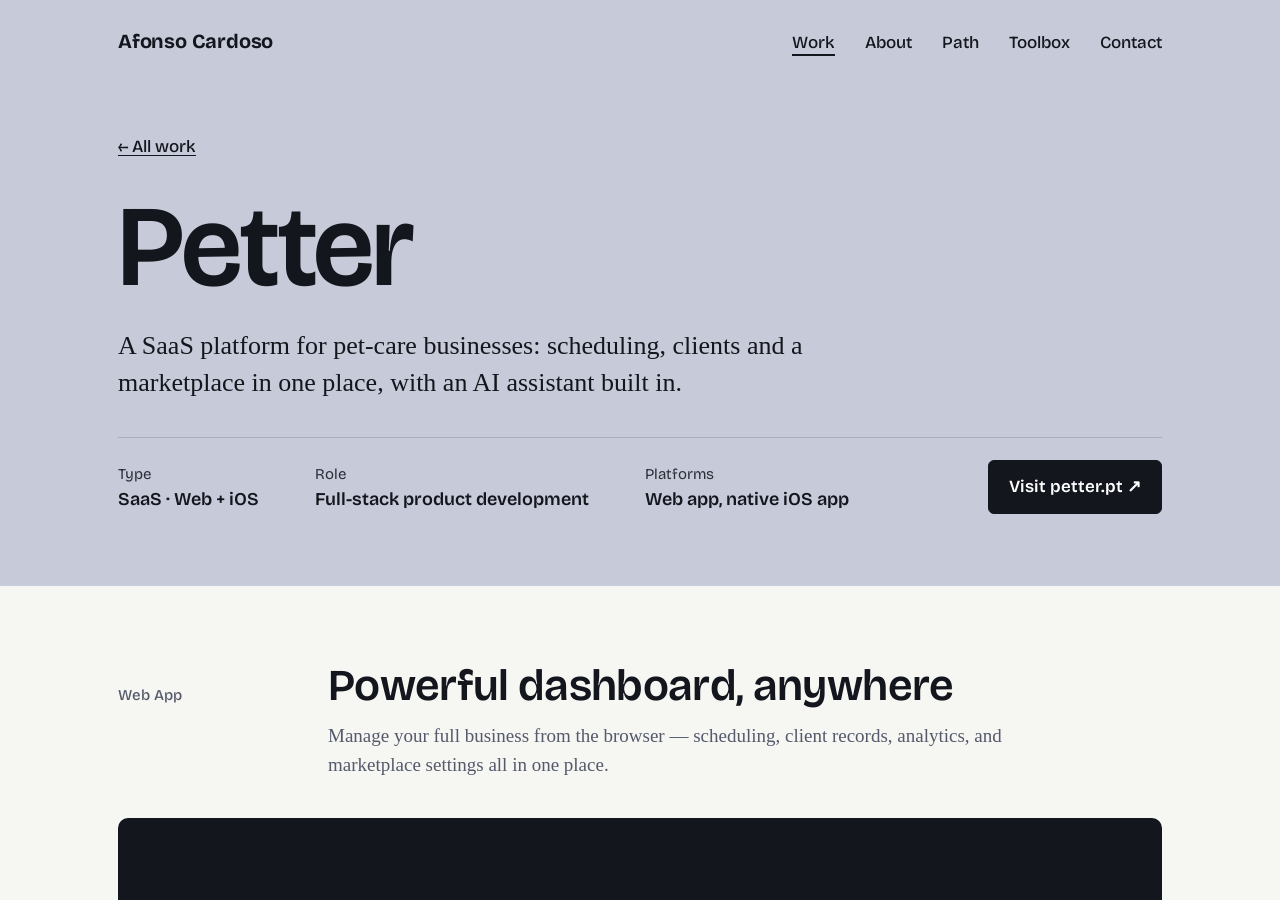
<file: petter-portfolio-details.html>
<!DOCTYPE html>
<html lang="en">
<head>
  <meta charset="utf-8">
  <title>Moved · Afonso Cardoso</title>
  <meta http-equiv="refresh" content="0; url=project.html?id=petter">
  <link rel="canonical" href="https://afonsogcardoso.com/project.html?id=petter">
  <meta name="robots" content="noindex">
</head>
<body>
  <p>This page has moved to <a href="project.html?id=petter">project.html?id=petter</a>.</p>
</body>
</html>
</file>
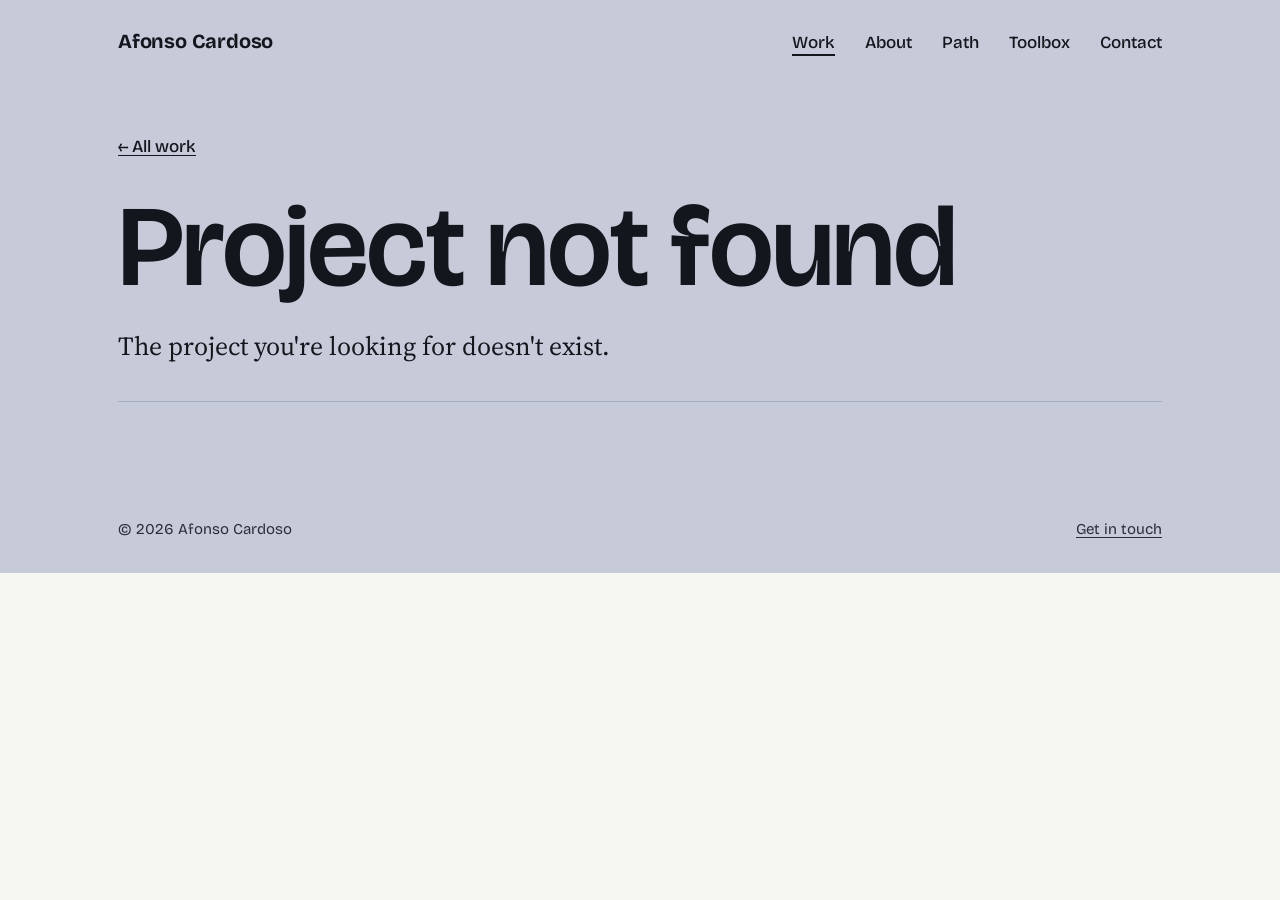
<file: project.html>
<!DOCTYPE html>
<html lang="en">
<head>
  <meta charset="utf-8">
  <meta name="viewport" content="width=device-width, initial-scale=1">
  <title>Project · Afonso Cardoso</title>
  <meta name="description" id="m-desc" content="A project by Afonso Cardoso, product manager for agentic and generative AI.">
  <meta name="author" content="Afonso Cardoso">

  <meta property="og:type" content="website">
  <meta property="og:url" id="og-url" content="https://afonsogcardoso.com/project.html">
  <meta property="og:title" id="og-title" content="Project · Afonso Cardoso">
  <meta property="og:description" id="og-desc" content="A project by Afonso Cardoso.">
  <meta property="og:image" content="https://afonsogcardoso.com/assets/img/og.png">
  <meta property="og:image:width" content="1200">
  <meta property="og:image:height" content="630">
  <meta property="og:site_name" content="Afonso Cardoso">
  <meta name="twitter:card" content="summary_large_image">

  <meta name="theme-color" content="#c7cbd9">
  <link rel="icon" href="assets/img/favicon.svg" type="image/svg+xml">
  <link rel="icon" href="assets/img/favicon.png" type="image/png" sizes="32x32">
  <link rel="apple-touch-icon" href="assets/img/apple-touch-icon.png">

  <link rel="preconnect" href="https://fonts.googleapis.com">
  <link rel="preconnect" href="https://fonts.gstatic.com" crossorigin>
  <link href="https://fonts.googleapis.com/css2?family=Bricolage+Grotesque:opsz,wght@12..96,400..700&family=Source+Serif+4:opsz,wght@8..60,400;8..60,600&display=swap" rel="stylesheet">
  <link href="assets/css/style.css?v=3" rel="stylesheet">

  </head>

<body>
  <a class="skip" href="#main">Skip to content</a>

  <div class="band">
    <header class="top">
      <div class="wrap">
        <a class="name" href="./">Afonso Cardoso</a>
        <nav aria-label="Main">
          <a href="./#work" aria-current="page">Work</a>
          <a href="./#about" class="opt">About</a>
          <a href="./#path" class="opt">Path</a>
          <a href="./#toolbox" class="opt">Toolbox</a>
          <a href="./#contact">Contact</a>
        </nav>
      </div>
    </header>

    <section class="p-hero">
      <div class="wrap">
        <a class="back" href="./#work">← All work</a>
        <h1 id="p-title">Project</h1>
        <p class="intro" id="p-subtitle"></p>
        <div class="p-meta" id="p-meta"></div>
      </div>
    </section>
  </div>

  <main id="main">
    <div id="p-sections"></div>
    <nav class="p-next" id="p-next" aria-label="Next project"></nav>
    <noscript><div class="wrap" style="padding:60px 0"><p>This page needs JavaScript to show the project. <a href="./#work">Back to all work</a>.</p></div></noscript>
  </main>

  <footer class="band p-foot">
    <div class="wrap">
      <span>© 2026 Afonso Cardoso</span>
      <a href="./#contact">Get in touch</a>
    </div>
  </footer>

  <script src="assets/js/projects.js?v=3"></script>
  <script src="assets/js/project.js?v=3"></script>
</body>
</html>
</file>
<file: assets/css/style.css>
/* =============================================================
   afonsogcardoso.com
   Plain CSS, no framework, no JavaScript needed for layout.
   The palette starts from the portrait: its backdrop colour is the
   hero colour, so the photo sits in the page instead of in a box.
   ============================================================= */

:root {
  --band: #c7cbd9;        /* portrait backdrop */
  --band-line: #a9aec0;
  --paper: #f6f6f3;
  --ink: #14161d;
  --text: #2b2e39;
  --muted: #555a6b;
  --line: #d8d9df;
  --accent: #1a4fc0;      /* the blue from the CV */
  --night: #14161d;
  --night-text: #c5c8d4;
  --night-line: #30333f;
  --night-accent: #9db8ff;

  --display: "Bricolage Grotesque", "Helvetica Neue", Arial, sans-serif;
  --serif: "Source Serif 4", Georgia, "Times New Roman", serif;

  --wrap: 1140px;
  --gutter: clamp(20px, 4.5vw, 48px);
}

/* ---------- Base ---------- */
*, *::before, *::after { box-sizing: border-box; }
html { -webkit-text-size-adjust: 100%; scroll-behavior: smooth; }
body {
  margin: 0;
  background: var(--paper);
  color: var(--text);
  font-family: var(--serif);
  font-size: 19px;
  line-height: 1.55;
  -webkit-font-smoothing: antialiased;
}
img { max-width: 100%; height: auto; display: block; }
h1, h2, h3, p, ul, ol, dl, dd, figure { margin: 0; }
ul, ol { padding: 0; list-style: none; }
h1, h2, h3 {
  font-family: var(--display);
  color: var(--ink);
  font-weight: 600;
  line-height: 1.04;
  letter-spacing: -0.015em;
  text-wrap: balance;
}
a { color: inherit; text-decoration-thickness: 1px; text-underline-offset: 3px; }
a:hover { color: var(--accent); }
:focus-visible { outline: 2px solid var(--accent); outline-offset: 3px; }
::selection { background: var(--ink); color: var(--paper); }

.wrap { max-width: var(--wrap); margin: 0 auto; padding: 0 var(--gutter); }
.ui { font-family: var(--display); }
.label {
  font-family: var(--display); font-size: 15px; font-weight: 500;
  color: var(--muted); letter-spacing: 0;
}
.skip { position: absolute; left: 12px; top: -80px; background: var(--ink); color: #fff; padding: 10px 14px; z-index: 10; font-family: var(--display); }
.skip:focus { top: 12px; color: #fff; }

/* ---------- Header ---------- */
.top { font-family: var(--display); }
.top .wrap { display: flex; align-items: baseline; justify-content: space-between; gap: 24px; padding-top: 26px; padding-bottom: 26px; }
.top .name { font-weight: 700; font-size: 20px; color: var(--ink); text-decoration: none; letter-spacing: -0.01em; }
.top nav { display: flex; gap: clamp(14px, 2.6vw, 30px); }
.top nav a { font-size: 17px; font-weight: 500; color: var(--ink); text-decoration: none; }
.top nav a:hover, .top nav a[aria-current="page"] { text-decoration: underline; text-decoration-thickness: 2px; text-underline-offset: 6px; color: var(--ink); }
@media (max-width: 560px) { .top nav a.opt { display: none; } }

/* ---------- Buttons ---------- */
.btn {
  display: inline-block; font-family: var(--display); font-weight: 600; font-size: 17px;
  padding: 13px 20px; border: 1.5px solid var(--ink); border-radius: 6px; text-decoration: none; color: var(--ink);
}
.btn:hover { background: var(--ink); color: #fff; }
.btn.solid { background: var(--ink); color: #fff; }
.btn.solid:hover { background: var(--accent); border-color: var(--accent); color: #fff; }

/* ---------- Hero ---------- */
.band { background: var(--band); }
.hero .wrap {
  display: grid; grid-template-columns: minmax(0, 1fr) minmax(0, 450px);
  gap: clamp(16px, 4vw, 56px); align-items: end;
}
.hero-text { padding: clamp(36px, 7vw, 96px) 0 clamp(48px, 7vw, 96px); }
.hero h1 { font-size: clamp(40px, 6.2vw, 84px); margin: 18px 0 26px; }
.hero h1 span { color: var(--accent); }
.hero .intro { font-size: clamp(19px, 1.8vw, 22px); line-height: 1.5; color: var(--ink); max-width: 31em; }
.hero .actions { display: flex; flex-wrap: wrap; align-items: center; gap: 12px 14px; margin-top: 32px; }
.hero .actions .more { font-family: var(--display); font-weight: 500; font-size: 17px; margin-left: 8px; color: var(--ink); }
.hero .label { color: var(--ink); font-size: 17px; }
.hero figure { align-self: end; }
.hero figure img { width: 100%; }
@media (max-width: 820px) {
  .hero .wrap { grid-template-columns: 1fr; }
  .hero-text { padding-bottom: 8px; }
  .hero figure { max-width: 320px; margin: 0 auto; }
}

/* ---------- At a glance ---------- */
.glance { border-bottom: 1px solid var(--line); }
.glance dl { display: grid; grid-template-columns: 1.5fr 1fr 1fr 1.2fr; }
.glance dl > div { padding: 26px 24px 28px 0; }
.glance dl > div + div { padding-left: 24px; border-left: 1px solid var(--line); }
.glance dt { font-family: var(--display); font-size: 15px; font-weight: 500; color: var(--muted); margin-bottom: 4px; }
.glance dd { font-family: var(--display); font-size: 18px; font-weight: 500; color: var(--ink); line-height: 1.3; }
@media (max-width: 860px) {
  .glance dl { grid-template-columns: 1fr 1fr; }
  .glance dl > div, .glance dl > div + div { padding: 18px 16px 18px 0; border-left: 0; border-top: 1px solid var(--line); }
  .glance dl > div:nth-child(-n+2) { border-top: 0; }
}
@media (max-width: 480px) {
  .glance dl { grid-template-columns: 1fr; }
  .glance dl > div:nth-child(2) { border-top: 1px solid var(--line); }
}

/* ---------- Sections ---------- */
.section { padding: clamp(64px, 9vw, 120px) 0; }
.section h2 { font-size: clamp(34px, 4.6vw, 58px); }
.section-intro { display: grid; grid-template-columns: minmax(0, 1fr) minmax(0, 1fr); gap: 16px 56px; align-items: end; margin-bottom: clamp(32px, 5vw, 60px); }
.section-intro p { color: var(--muted); max-width: 30em; }
@media (max-width: 820px) { .section-intro { grid-template-columns: 1fr; } }
.rule { border-top: 1px solid var(--line); }

/* ---------- Featured projects (dark, and a light variant) ---------- */
.feature { background: var(--night); color: var(--night-text); border-radius: 10px; padding: clamp(24px, 4.5vw, 60px); }
.feature h3, .feature strong, .feature b { color: #fff; }
.feature-top { display: grid; grid-template-columns: minmax(0, 5fr) minmax(0, 7fr); gap: clamp(28px, 4vw, 60px); align-items: center; }
.feature .label { color: var(--night-text); }
.feature h3 { font-size: clamp(44px, 6vw, 80px); margin: 6px 0 20px; }
.feature p + p { margin-top: 14px; }
.feature strong { font-weight: 600; }
.feature .stack { font-family: var(--display); font-size: 16px; margin-top: 22px; color: var(--night-text); }
.feature .actions { display: flex; flex-wrap: wrap; gap: 12px 22px; align-items: center; margin-top: 28px; }
.feature .btn { border-color: #fff; background: #fff; color: var(--night); }
.feature .btn:hover { background: var(--night-accent); border-color: var(--night-accent); color: var(--night); }
.feature .actions a:not(.btn) { font-family: var(--display); font-weight: 500; color: #fff; }
.feature .actions a:not(.btn):hover { color: var(--night-accent); }
.shots { position: relative; padding-bottom: 7%; }
.shots .web { border-radius: 8px; width: 100%; }
.shots .phone { position: absolute; right: -1.5%; bottom: 0; width: 24%; border-radius: 12px; border: 4px solid #000; box-shadow: 0 18px 40px rgba(0, 0, 0, .55); }
@media (max-width: 900px) { .feature-top { grid-template-columns: 1fr; } .shots { order: -1; } }

.how { margin-top: clamp(28px, 4vw, 52px); padding-top: clamp(22px, 3vw, 34px); border-top: 1px solid var(--night-line); }
.how > p { font-family: var(--display); font-weight: 500; color: #fff; font-size: 19px; margin-bottom: 18px; }
.steps { display: grid; grid-template-columns: repeat(6, minmax(0, 1fr)); counter-reset: step; }
.steps li { counter-increment: step; padding: 0 16px 0 0; font-family: var(--display); font-size: 15.5px; line-height: 1.35; }
.steps li + li { padding-left: 16px; border-left: 1px solid var(--night-line); }
.steps li::before { content: counter(step); display: block; font-size: 15px; color: var(--night-accent); margin-bottom: 6px; }
.steps b { display: block; font-weight: 600; font-size: 17px; margin-bottom: 3px; }
@media (max-width: 900px) {
  .steps { grid-template-columns: 1fr 1fr; gap: 20px 0; }
  .steps li:nth-child(odd) { padding-left: 0; border-left: 0; }
}
@media (max-width: 460px) {
  .steps { grid-template-columns: 1fr; gap: 0; }
  .steps li, .steps li + li { padding: 12px 0; border-left: 0; border-top: 1px solid var(--night-line); }
  .steps li:first-child { border-top: 0; padding-top: 0; }
}

/* ---------- Other projects ---------- */
.pair { display: grid; grid-template-columns: 1fr 1fr; gap: 0 clamp(32px, 5vw, 72px); margin-top: clamp(40px, 6vw, 72px); }
.pair article { border-top: 2px solid var(--ink); padding-top: 22px; }
.pair h3 { font-size: clamp(28px, 3vw, 38px); margin: 4px 0 14px; }
.pair h3 a { text-decoration: none; }
.pair h3 a:hover { text-decoration: underline; text-decoration-thickness: 2px; }
.chain { font-family: var(--display); font-size: 16px; font-weight: 500; color: var(--ink); margin-top: 16px; line-height: 1.5; }
.chain i { font-style: normal; color: var(--accent); padding: 0 4px; }
.read { display: inline-block; font-family: var(--display); font-weight: 600; font-size: 17px; margin-top: 16px; color: var(--ink); }
@media (max-width: 760px) { .pair { grid-template-columns: 1fr; gap: 40px; } }

.sub { display: flex; flex-wrap: wrap; align-items: baseline; justify-content: space-between; gap: 8px 40px; margin: clamp(64px, 9vw, 112px) 0 28px; }
.sub h3 { font-size: clamp(28px, 3.4vw, 42px); }
.sub p { color: var(--muted); max-width: 30em; }
.trio { display: grid; grid-template-columns: repeat(3, minmax(0, 1fr)); gap: 36px clamp(20px, 3vw, 36px); }
.trio a { text-decoration: none; display: block; color: inherit; }
.trio .frame { background: var(--night); border-radius: 8px; padding: 14px 14px 0; overflow: hidden; }
.trio img { border-radius: 5px 5px 0 0; aspect-ratio: 16 / 10; object-fit: cover; object-position: 0 0; width: 100%; transition: transform .25s ease; }
.trio a:hover img { transform: translateY(-4px); }
.trio h4 { font-family: var(--display); font-size: 25px; font-weight: 600; color: var(--ink); margin: 16px 0 2px; letter-spacing: -0.01em; line-height: 1.15; }
.trio a:hover h4 { text-decoration: underline; text-decoration-thickness: 2px; text-underline-offset: 4px; }
.trio p { font-size: 17px; color: var(--muted); margin-top: 6px; }
@media (max-width: 860px) { .trio { grid-template-columns: 1fr; max-width: 560px; } }

/* ---------- About ---------- */
.about { display: grid; grid-template-columns: minmax(0, 7fr) minmax(0, 4fr); gap: clamp(36px, 6vw, 96px); }
.about .big { font-size: clamp(24px, 2.7vw, 34px); line-height: 1.3; color: var(--ink); letter-spacing: -0.005em; }
.about .big + p { margin-top: 1.1em; }
.about p + p { margin-top: 1em; }
.about aside { font-family: var(--display); font-size: 17px; }
.about aside h3 { font-size: 15px; font-weight: 500; color: var(--muted); letter-spacing: 0; margin-bottom: 6px; }
.about aside ul + h3 { margin-top: 32px; }
.about aside li { display: flex; justify-content: space-between; gap: 16px; padding: 10px 0; border-top: 1px solid var(--line); color: var(--ink); font-weight: 500; }
.about aside li span { color: var(--muted); font-weight: 400; text-align: right; }
@media (max-width: 820px) { .about { grid-template-columns: 1fr; } }

/* ---------- Path, education, toolbox: one row pattern ---------- */
.rows > li, .rows > div { display: grid; grid-template-columns: 170px minmax(0, 4fr) minmax(0, 6fr); gap: 8px 40px; padding: 28px 0; border-top: 1px solid var(--line); }
.rows > :last-child { border-bottom: 1px solid var(--line); }
.rows .when { font-family: var(--display); font-size: 16px; font-weight: 500; color: var(--muted); padding-top: 5px; }
.rows h3 { font-size: clamp(22px, 2.2vw, 27px); line-height: 1.12; }
.rows .where { font-family: var(--display); font-size: 17px; color: var(--muted); margin-top: 6px; }
.rows .what { font-size: 18px; }
.rows-title { font-family: var(--display); font-weight: 600; font-size: 22px; color: var(--ink); margin: 56px 0 18px; }
@media (max-width: 860px) { .rows > li, .rows > div { grid-template-columns: 1fr; gap: 8px; } .rows .when { padding-top: 0; } }

.tools > div { grid-template-columns: 250px minmax(0, 1fr); padding: 22px 0; }
.tools dt { font-family: var(--display); font-weight: 600; font-size: 20px; color: var(--ink); }
.tools dd { font-size: 18px; }
@media (max-width: 860px) { .tools > div { grid-template-columns: 1fr; } }

/* ---------- Contact ---------- */
.contact { padding: clamp(64px, 9vw, 120px) 0 40px; color: var(--ink); }
.contact h2 { font-size: clamp(32px, 4.6vw, 60px); max-width: 16em; }
.contact .mail { display: inline-block; font-family: var(--display); font-weight: 600; font-size: clamp(22px, 4.2vw, 52px); letter-spacing: -0.02em; margin-top: 30px; text-decoration-thickness: 2px; text-underline-offset: 8px; overflow-wrap: anywhere; }
.contact .else { display: flex; flex-wrap: wrap; gap: 10px 36px; margin-top: 34px; font-family: var(--display); font-size: 19px; font-weight: 500; }
.contact .foot { display: flex; justify-content: space-between; flex-wrap: wrap; gap: 8px 24px; margin-top: clamp(56px, 8vw, 104px); padding-top: 20px; border-top: 1px solid var(--band-line); font-family: var(--display); font-size: 15px; }

/* ---------- Project page ---------- */
.p-hero { padding: clamp(24px, 4vw, 48px) 0 clamp(40px, 6vw, 72px); }
.p-hero .back { font-family: var(--display); font-weight: 500; font-size: 17px; color: var(--ink); }
.p-hero h1 { font-size: clamp(40px, 9vw, 124px); margin: 28px 0 20px; overflow-wrap: anywhere; }
.p-hero .intro { font-size: clamp(20px, 2.2vw, 26px); line-height: 1.4; color: var(--ink); max-width: 28em; }
.p-meta { display: flex; flex-wrap: wrap; gap: 18px 56px; align-items: flex-end; margin-top: 36px; padding-top: 22px; border-top: 1px solid var(--band-line); font-family: var(--display); }
.p-meta dl { margin: 0; min-width: 0; max-width: 100%; }
.p-meta dt { font-size: 15px; color: var(--text); }
.p-meta dd { font-size: 18px; font-weight: 600; color: var(--ink); overflow-wrap: anywhere; }
.p-meta .btn { margin-left: auto; }
@media (max-width: 640px) { .p-meta .btn { margin-left: 0; } }

.p-section { padding: clamp(44px, 6vw, 88px) 0; border-bottom: 1px solid var(--line); }
.p-head { display: grid; grid-template-columns: 170px minmax(0, 1fr); gap: 8px 40px; margin-bottom: clamp(24px, 3vw, 40px); }
.p-head .label { padding-top: 9px; }
.p-head h2 { font-size: clamp(28px, 3.6vw, 44px); }
.p-head p { color: var(--muted); margin-top: 12px; max-width: 36em; }
@media (max-width: 860px) { .p-head { grid-template-columns: 1fr; } .p-head .label { padding-top: 0; } }

.stage { background: var(--night); border-radius: 10px; padding: clamp(12px, 3vw, 40px); }
.stage img { border-radius: 8px; width: 100%; aspect-ratio: auto 1800 / 1124; }
.stage a { display: block; }
.grid-shots { display: grid; gap: 16px; }
.grid-shots.cols-2 { grid-template-columns: repeat(2, minmax(0, 1fr)); }
.grid-shots.cols-3 { grid-template-columns: repeat(3, minmax(0, 1fr)); }
.grid-shots figure { background: var(--night); border-radius: 8px; padding: 12px 12px 0; }
.grid-shots img { border-radius: 5px; width: 100%; aspect-ratio: auto 1800 / 1124; }
.grid-shots figcaption, .phones figcaption { font-family: var(--display); font-size: 15px; color: var(--night-text); padding: 10px 2px 12px; }
@media (max-width: 820px) { .grid-shots.cols-2, .grid-shots.cols-3 { grid-template-columns: 1fr; } }

.phones { display: grid; grid-template-columns: repeat(3, minmax(0, 1fr)); gap: clamp(12px, 3vw, 40px); background: var(--night); border-radius: 10px; padding: clamp(20px, 5vw, 60px) clamp(20px, 9vw, 130px) clamp(6px, 2vw, 20px); }
.phones img { border-radius: clamp(10px, 2vw, 20px); width: 100%; aspect-ratio: auto 720 / 1431; }
.phones figcaption { text-align: center; }
.phones { align-items: start; }
@media (max-width: 560px) { .phones { grid-template-columns: 1fr 1fr; padding: 18px 18px 4px; } .phones figure:last-child { display: none; } }

.points { display: grid; gap: 28px clamp(24px, 4vw, 48px); }
.points.cols-3 { grid-template-columns: repeat(3, minmax(0, 1fr)); }
.points.cols-4 { grid-template-columns: repeat(4, minmax(0, 1fr)); }
.points > div { border-top: 2px solid var(--ink); padding-top: 12px; }
.points h3 { font-size: 20px; line-height: 1.2; margin-bottom: 6px; text-wrap: initial; }
.points p { font-size: 17px; line-height: 1.45; color: var(--muted); }
@media (max-width: 960px) { .points.cols-3, .points.cols-4 { grid-template-columns: 1fr 1fr; } }
@media (max-width: 520px) { .points.cols-3, .points.cols-4 { grid-template-columns: 1fr; } }

.p-steps { counter-reset: step; display: grid; grid-template-columns: repeat(auto-fit, minmax(150px, 1fr)); gap: 24px 0; }
.p-steps li { counter-increment: step; padding: 0 18px; border-left: 1px solid var(--line); font-family: var(--display); font-size: 16.5px; line-height: 1.4; color: var(--muted); }
.p-steps li::before { content: counter(step); display: block; color: var(--accent); font-weight: 600; margin-bottom: 4px; }
.p-steps b { display: block; color: var(--ink); font-size: 19px; font-weight: 600; margin-bottom: 4px; }

.stack-line { font-family: var(--display); font-size: clamp(20px, 2.4vw, 28px); font-weight: 500; color: var(--ink); line-height: 1.45; max-width: 30em; }

.p-next a { display: block; padding: clamp(40px, 6vw, 80px) 0; text-decoration: none; }
.p-next h2 { font-size: clamp(36px, 6.5vw, 84px); margin-top: 6px; }
.p-next a:hover h2 { color: var(--accent); }

.p-foot { font-family: var(--display); font-size: 15px; padding: 22px 0 32px; }
.p-foot .wrap { display: flex; justify-content: space-between; flex-wrap: wrap; gap: 8px 24px; }

.notfound { padding: clamp(60px, 12vw, 160px) 0; }
.notfound h1 { font-size: clamp(44px, 8vw, 104px); margin-bottom: 20px; }

@media (prefers-reduced-motion: reduce) {
  html { scroll-behavior: auto; }
  .trio img { transition: none; }
}

@media print {
  .top nav, .skip, .hero .actions, .feature .actions { display: none; }
  body { font-size: 12pt; }
  .section { padding: 28px 0; }
}

/* Light variant of a featured project, tinted with the portrait colour */
.feature + .feature { margin-top: 24px; }
.feature.light { background: #e3e5ee; color: var(--text); }
.feature.light h3, .feature.light strong, .feature.light b, .feature.light .how > p { color: var(--ink); }
.feature.light .label, .feature.light .stack { color: var(--muted); }
.feature.light .btn { background: var(--ink); border-color: var(--ink); color: #fff; }
.feature.light .btn:hover { background: var(--accent); border-color: var(--accent); color: #fff; }
.feature.light .actions a:not(.btn) { color: var(--ink); }
.feature.light .actions a:not(.btn):hover { color: var(--accent); }
.feature.light .how { border-top-color: var(--band-line); }
.feature.light .steps li + li { border-left-color: var(--band-line); }
.feature.light .steps li::before { color: var(--accent); }
.feature.light .shots .web { box-shadow: 0 18px 40px rgba(20, 22, 29, .18); }
.feature .solo { border-radius: 8px; width: 100%; }
@media (max-width: 460px) { .feature.light .steps li, .feature.light .steps li + li { border-top-color: var(--band-line); } }
.feature h3.long { font-size: clamp(36px, 4.2vw, 56px); margin-top: 10px; }
</file>
